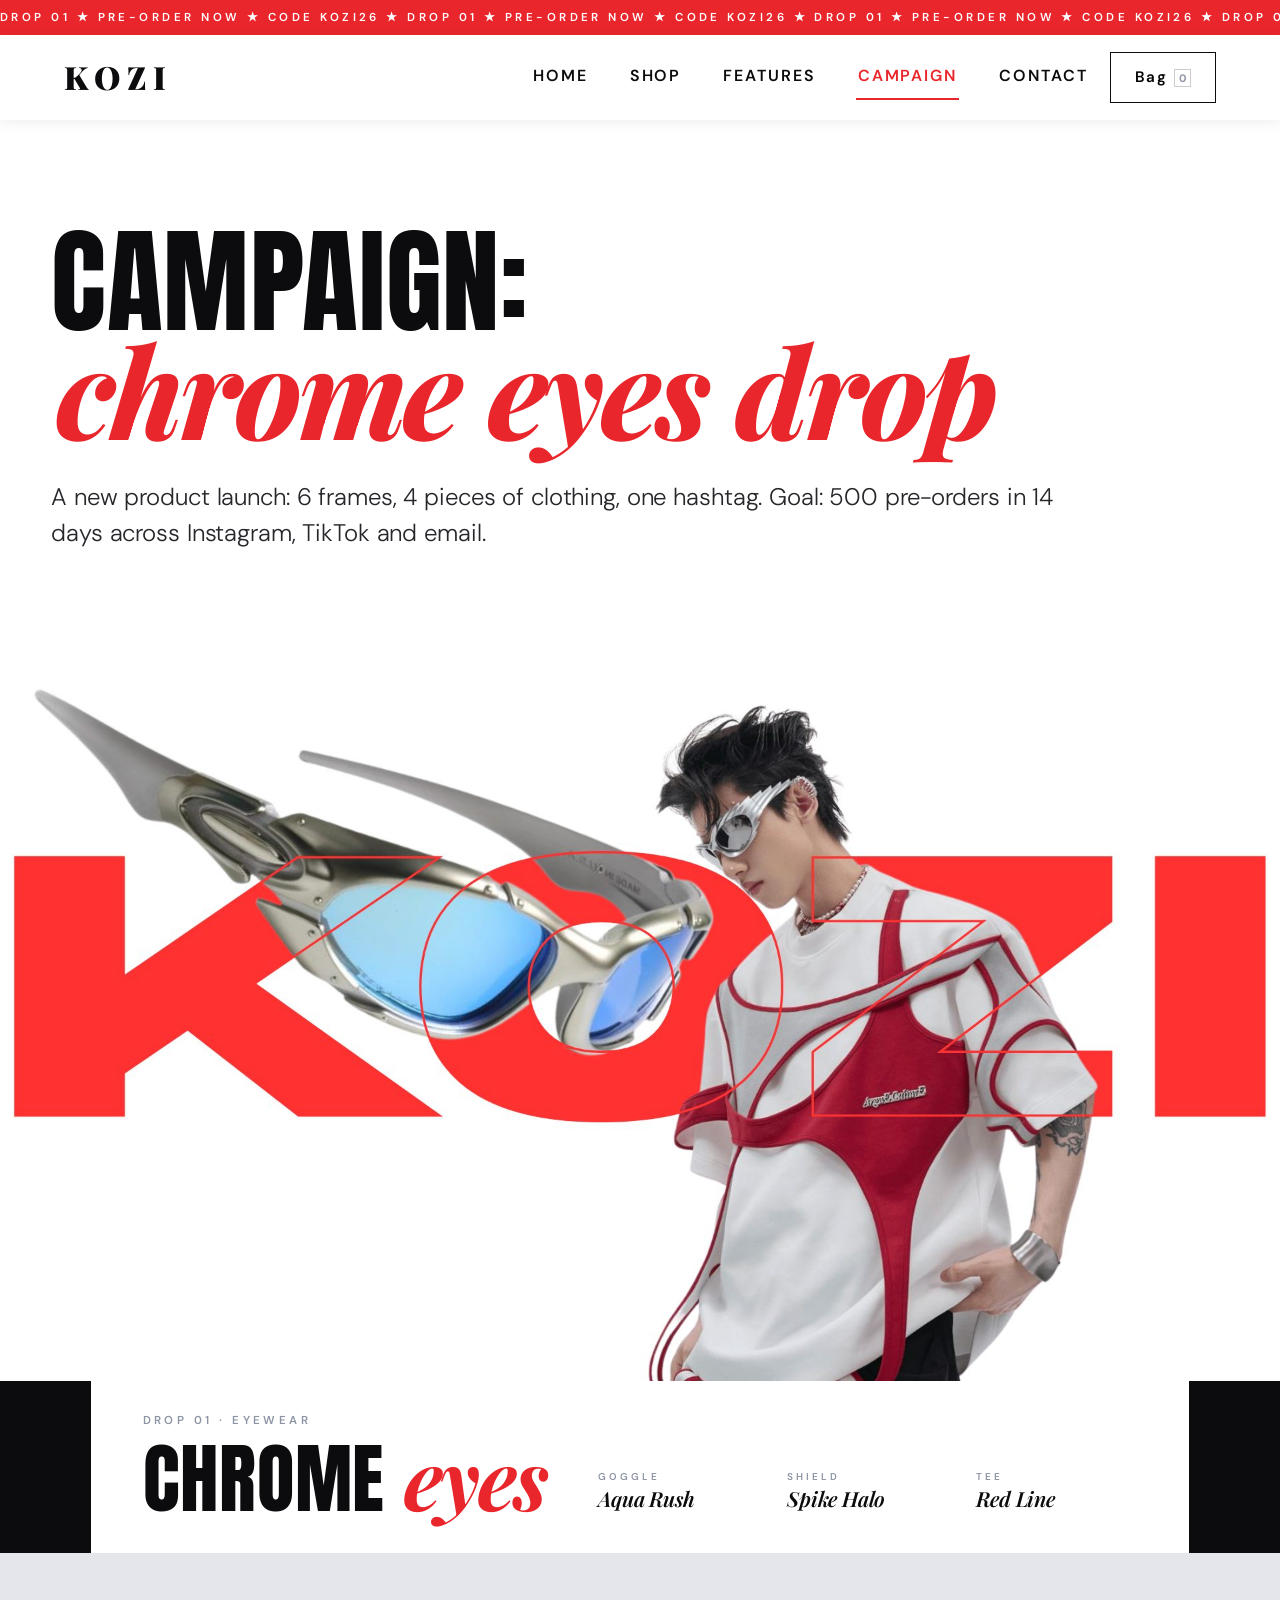
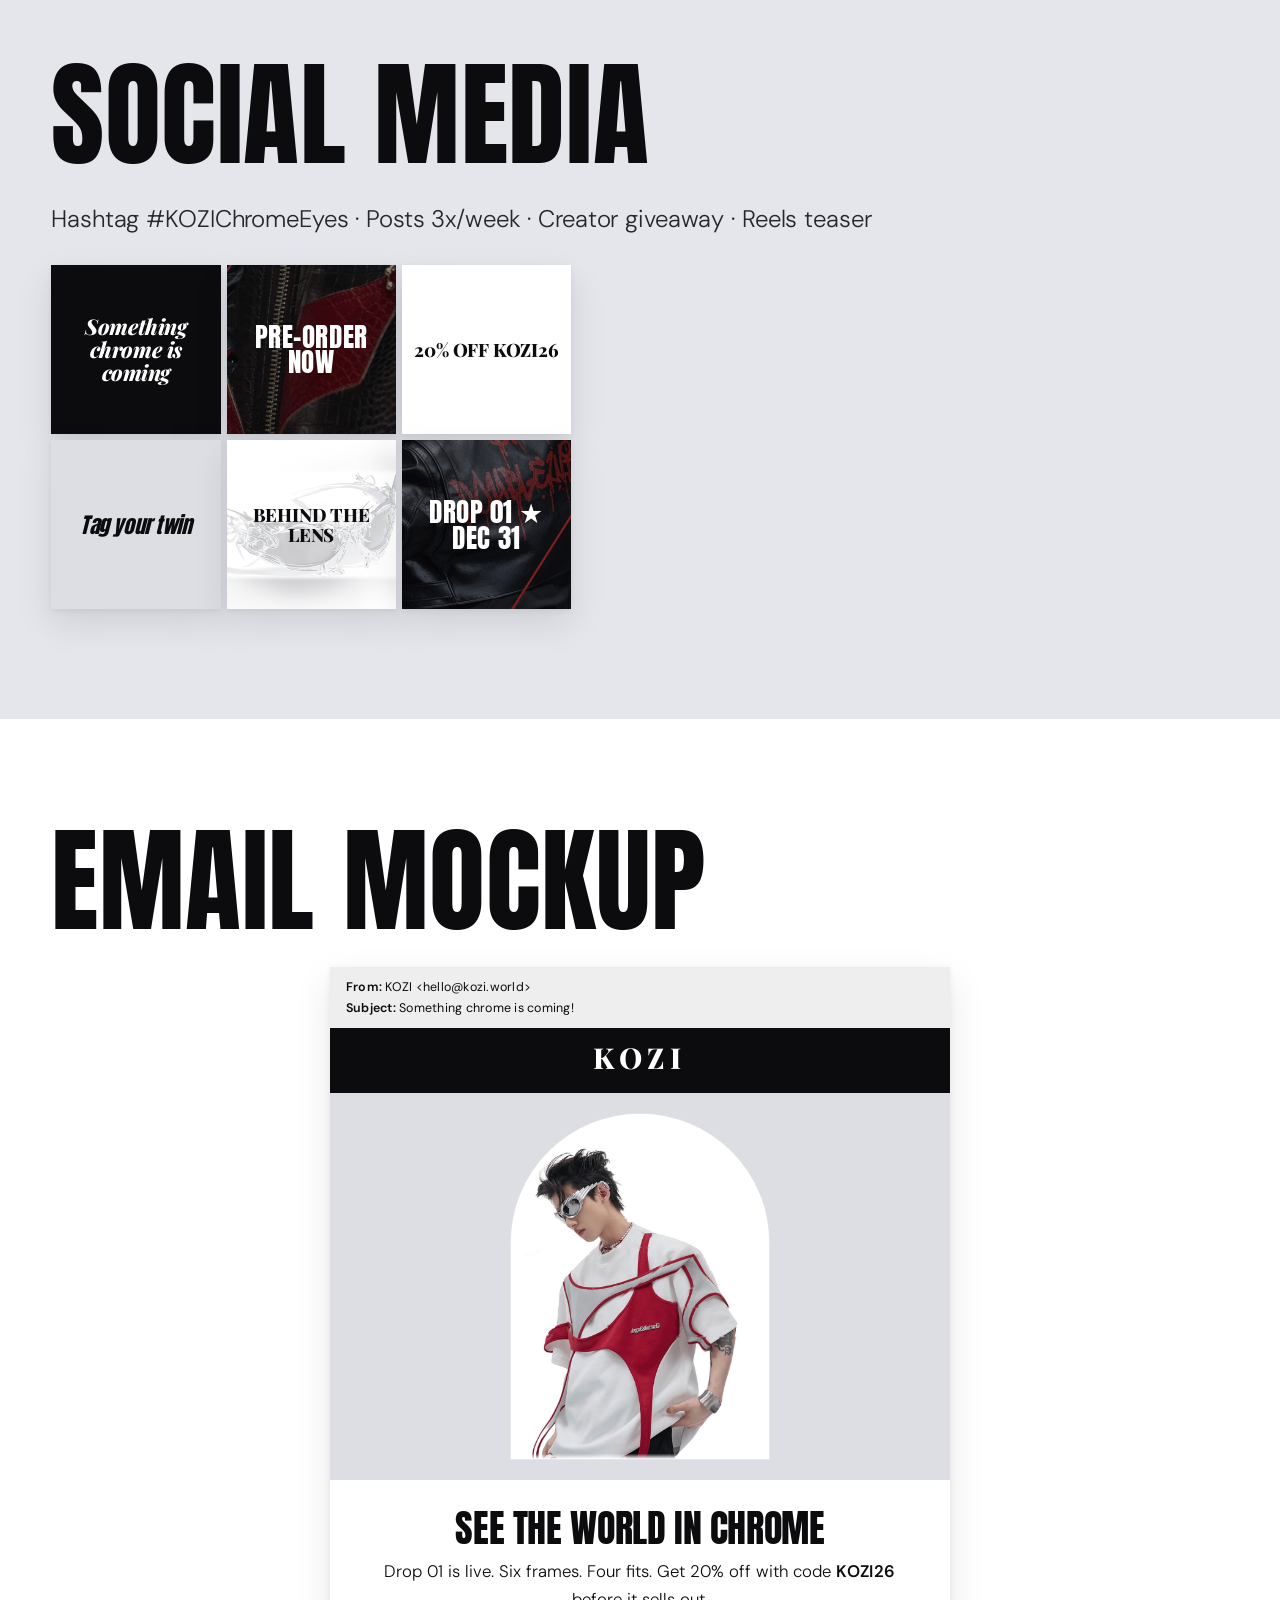
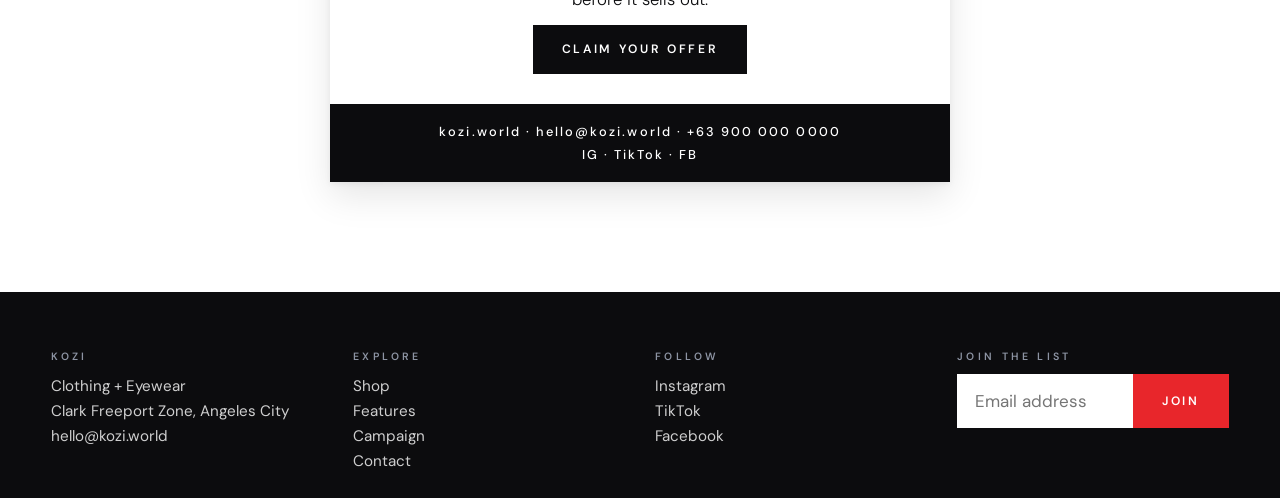
<file: KOZI-Clothing-Eyewear/campaign.html>
<!DOCTYPE html><html lang="en"><head><meta charset="utf-8"><meta name="viewport" content="width=device-width,initial-scale=1"><title>KOZI — Campaign</title><link rel="preconnect" href="https://fonts.googleapis.com"><link href="https://fonts.googleapis.com/css2?family=Anton&family=DM+Sans:opsz,wght@9..40,400..700&family=Playfair+Display:ital,wght@0,600..900;1,500..800&display=swap" rel="stylesheet"><link rel="stylesheet" href="css/style.css"><link rel="icon" href="assets/logo.svg" type="image/svg+xml"></head><body data-page="campaign.html">
<section><h2>Campaign: <span class="chrome">Chrome Eyes Drop</span></h2><p style="max-width:60ch">A new product launch: 6 frames, 4 pieces of clothing, one hashtag. Goal: 500 pre-orders in 14 days across Instagram, TikTok and email.</p></section>
<!-- BANNER -->
  <section class="banner light">
    <figure class="rv">
      <img src="assets/banner-chrome.jpg" alt="A model in chrome goggles and a white tee with a red harness panel, beside mirror-lens eyewear and a giant red KOZI wordmark" width="1920" height="1080" loading="lazy" decoding="async">
      <figcaption class="banner-cap">
        <div><span class="eyebrow">Drop 01 · Eyewear</span><h3>Chrome <em>eyes</em></h3></div>
        <ul><li><small>Goggle</small><span>Aqua Rush</span></li><li><small>Shield</small><span>Spike Halo</span></li><li><small>Tee</small><span>Red Line</span></li></ul>
      </figcaption>
    </figure>
  </section>
<section style="background:#e4e6ec"><h2>Social media</h2><p>Hashtag #KOZIChromeEyes · Posts 3x/week · Creator giveaway · Reels teaser</p><br><div class="ig"><div style="background:#0c0c0e;color:#fff">Something chrome is coming</div><div style="background:linear-gradient(rgba(12,12,14,.5),rgba(12,12,14,.5)),url(assets/ig-croc.jpg) center/cover #e8262b;color:#fff">Pre-order now</div><div style="background:#fff">20% off KOZI26</div><div style="background:#dcdee3">Tag your twin</div><div style="background:linear-gradient(rgba(255,255,255,.72),rgba(255,255,255,.72)),url(assets/ig-chrome.jpg) center/cover #b9bfcc">Behind the lens</div><div style="background:linear-gradient(rgba(12,12,14,.5),rgba(12,12,14,.5)),url(assets/ig-graffiti.jpg) center/cover #000;color:#fff">Drop 01 ★ Dec 31</div></div></section>
<section><h2>Email mockup</h2><div class="mail"><div class="s"><b>From:</b> KOZI &lt;hello@kozi.world&gt;<br><b>Subject:</b> Something chrome is coming!</div><div class="h"><span class="serif" style="font-size:1.8rem;letter-spacing:.2em">KOZI</span></div><div style="background:#dcdee3;padding:20px"><div style="max-width:260px;margin:auto"><figure data-photo="assets/model-1.jpg" data-alt="Model wearing Mirror Blade chrome visor" data-model="k5" class="photo"></figure></div></div><div class="b"><h3 style="font-size:2.4rem">See the world in chrome</h3><p style="margin:12px 0">Drop 01 is live. Six frames. Four fits. Get 20% off with code <b>KOZI26</b> before it sells out.</p><a class="btn" href="products.html">Claim your offer</a></div><div class="h" style="font-size:.8rem">kozi.world · hello@kozi.world · +63 900 000 0000<br>IG · TikTok · FB</div></div></section>
<script src="data/data.js"></script><script src="js/app.js"></script><script src="js/shop.js"></script></body></html>
</file>
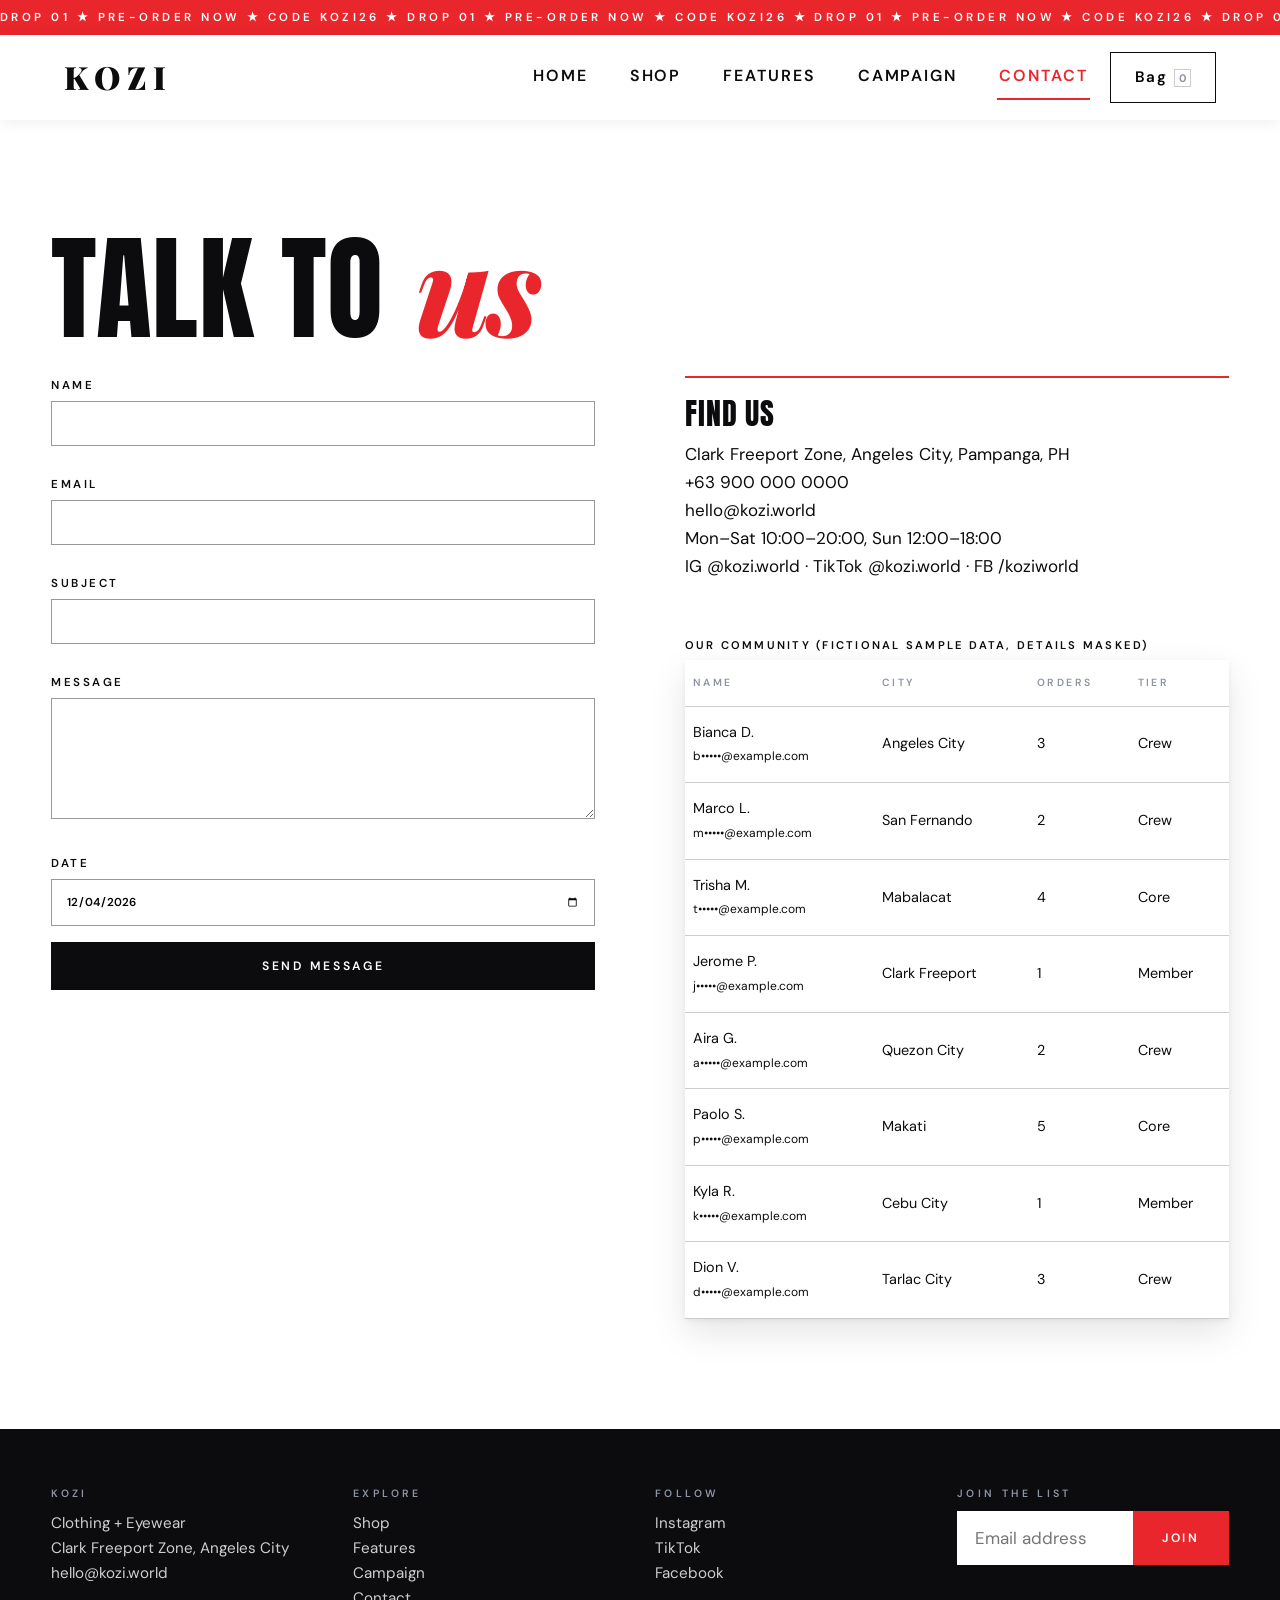
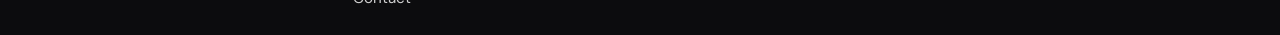
<file: KOZI-Clothing-Eyewear/contact.html>
<!DOCTYPE html><html lang="en"><head><meta charset="utf-8"><meta name="viewport" content="width=device-width,initial-scale=1"><title>KOZI — Contact</title><link rel="preconnect" href="https://fonts.googleapis.com"><link href="https://fonts.googleapis.com/css2?family=Anton&family=DM+Sans:opsz,wght@9..40,400..700&family=Playfair+Display:ital,wght@0,600..900;1,500..800&display=swap" rel="stylesheet"><link rel="stylesheet" href="css/style.css"><link rel="icon" href="assets/logo.svg" type="image/svg+xml"></head><body data-page="contact.html">
<section><h2>Talk to <span class="chrome">us</span></h2><div class="two"><div><form id="cform" novalidate><label>Name<input name="name"><span class="err"></span></label><label>Email<input name="email" type="email"><span class="err"></span></label><label>Subject<input name="subject"><span class="err"></span></label><label>Message<textarea name="message" rows="5"></textarea><span class="err"></span></label><label>Date<input name="date" type="date"></label><button class="btn" type="submit">Send message</button><p id="sent" style="display:none;background:#fff;padding:12px;border-left:3px solid var(--red)">Sent! We'll reply within 24 hours.</p></form></div><div style="border-top:2px solid var(--red);padding-top:20px"><h3>Find us</h3><p>Clark Freeport Zone, Angeles City, Pampanga, PH<br>+63 900 000 0000<br>hello@kozi.world<br>Mon–Sat 10:00–20:00, Sun 12:00–18:00<br>IG @kozi.world · TikTok @kozi.world · FB /koziworld</p><br><table id="custTable"></table></div></div></section>
<script src="data/data.js"></script><script src="js/app.js"></script><script src="js/shop.js"></script></body></html>
</file>
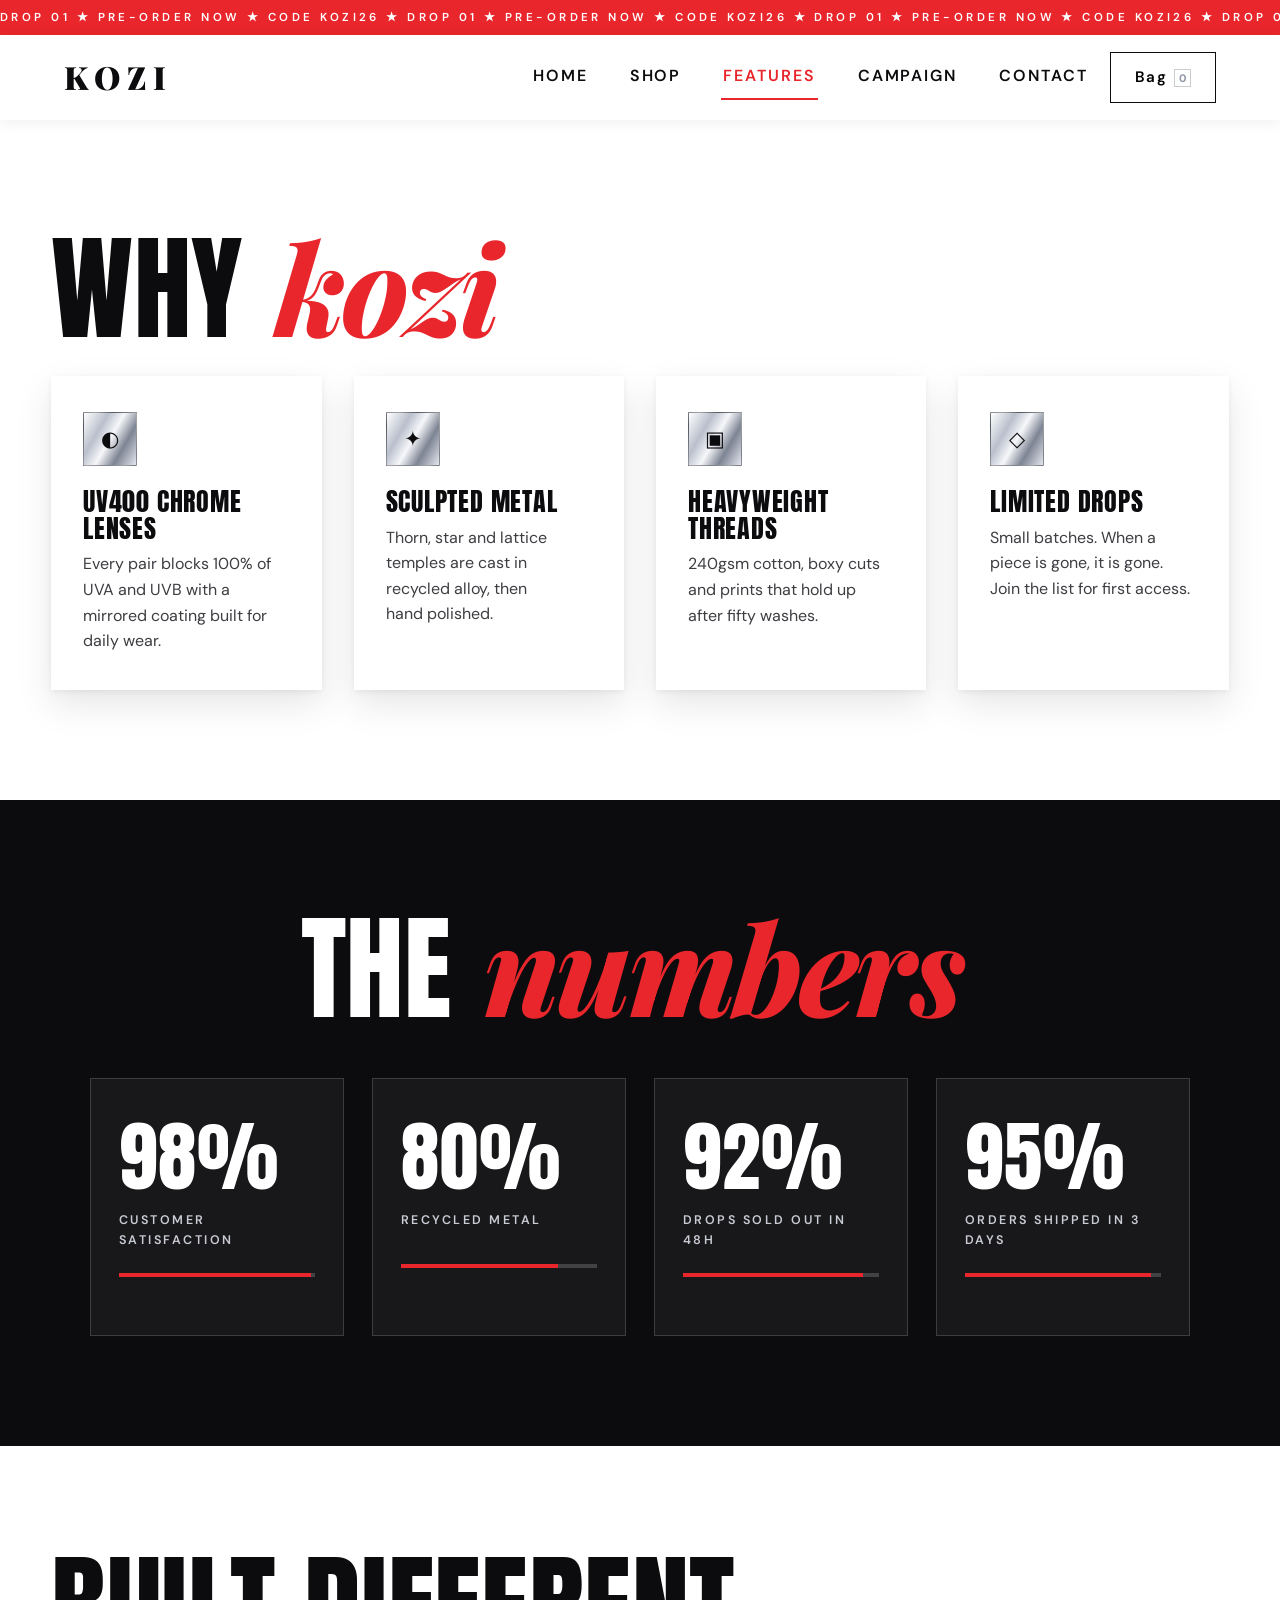
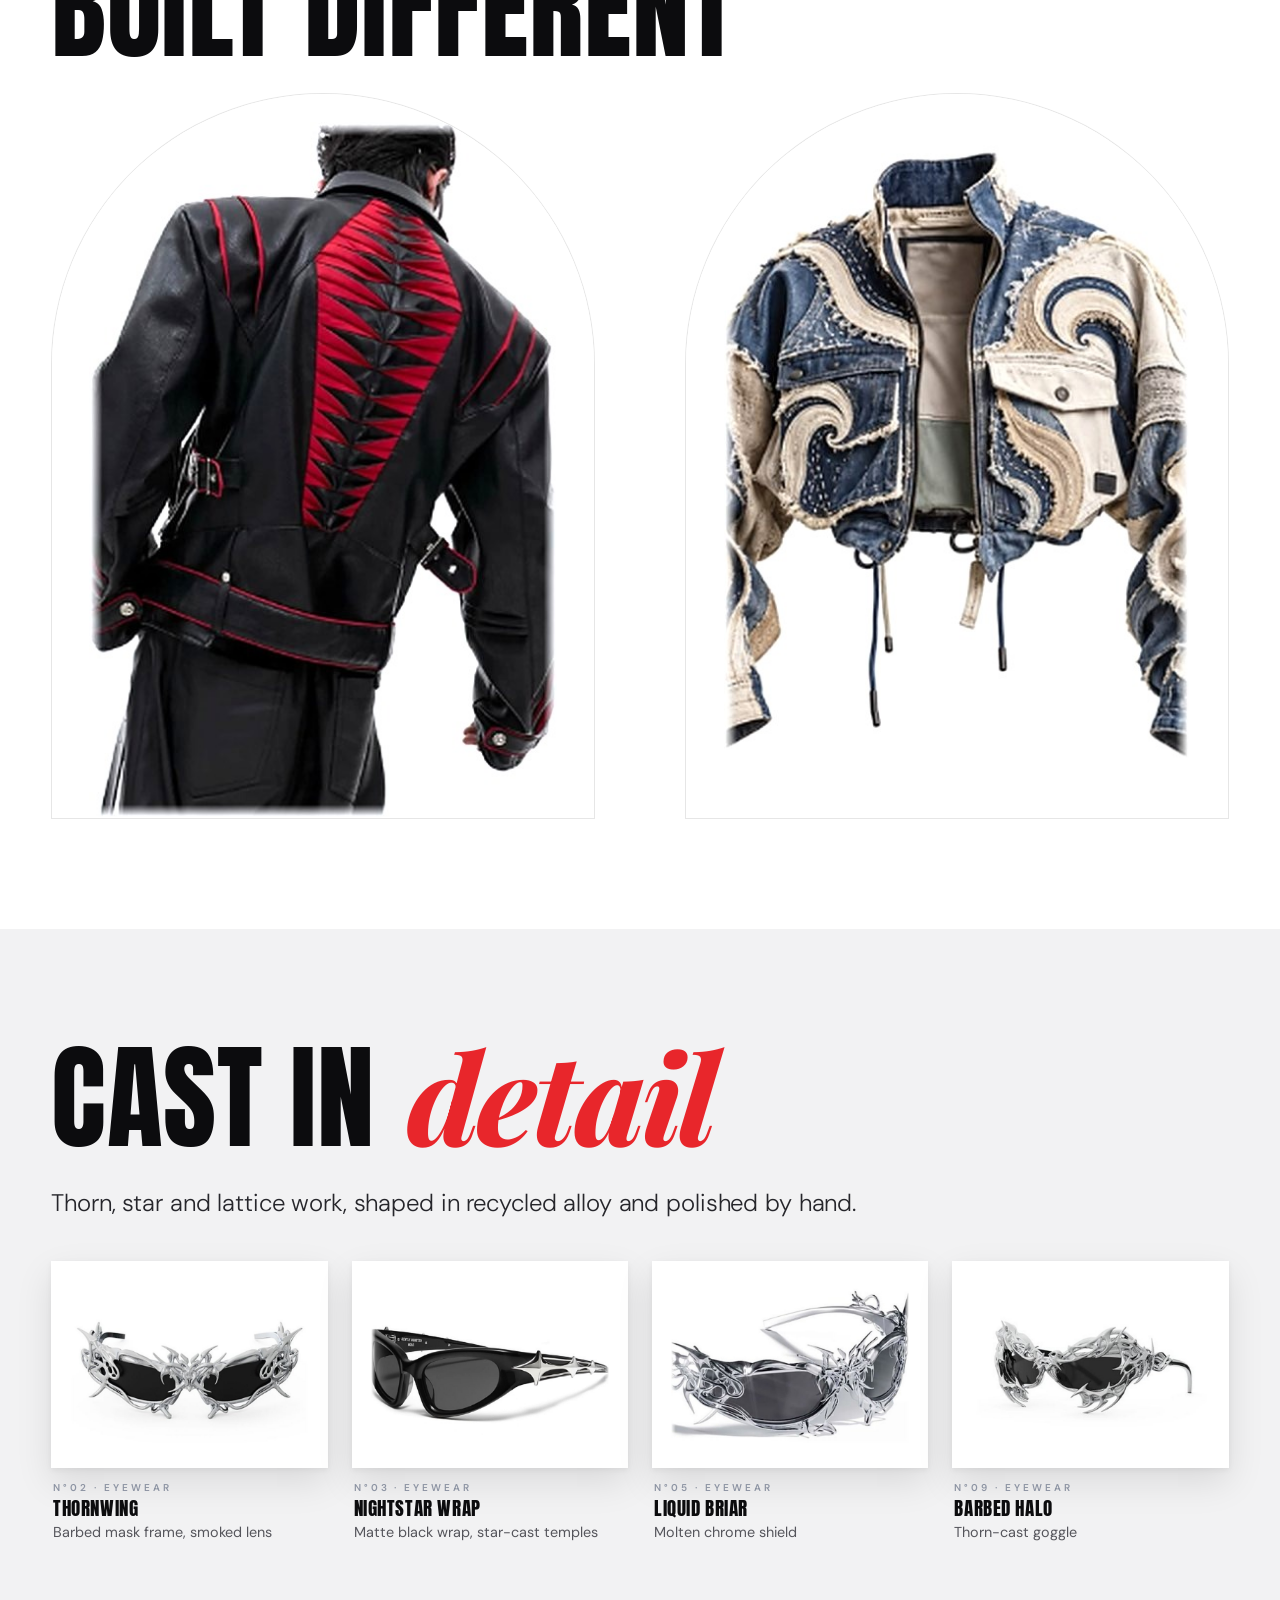
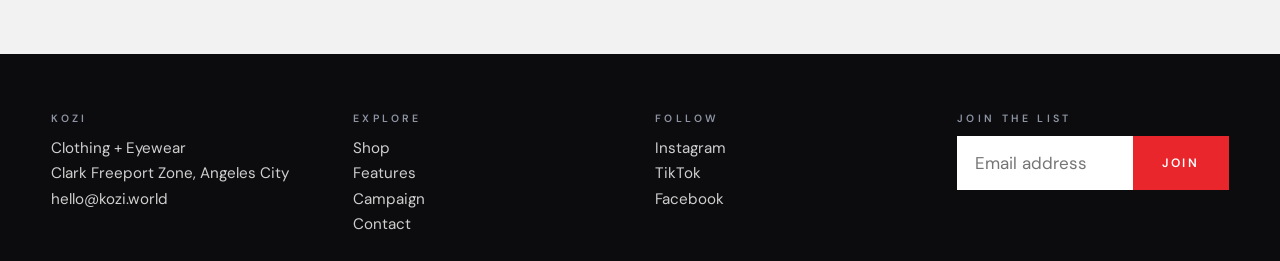
<file: KOZI-Clothing-Eyewear/features.html>
<!DOCTYPE html><html lang="en"><head><meta charset="utf-8"><meta name="viewport" content="width=device-width,initial-scale=1"><title>KOZI — Features</title><link rel="preconnect" href="https://fonts.googleapis.com"><link href="https://fonts.googleapis.com/css2?family=Anton&family=DM+Sans:opsz,wght@9..40,400..700&family=Playfair+Display:ital,wght@0,600..900;1,500..800&display=swap" rel="stylesheet"><link rel="stylesheet" href="css/style.css"><link rel="icon" href="assets/logo.svg" type="image/svg+xml"></head><body data-page="features.html"><section><h2>Why <span class="chrome">KOZI</span></h2><div class="feat">
<div class="card rv"><span class="ic">◐</span><h3>UV400 chrome lenses</h3><p>Every pair blocks 100% of UVA and UVB with a mirrored coating built for daily wear.</p></div>
<div class="card rv"><span class="ic">✦</span><h3>Sculpted metal</h3><p>Thorn, star and lattice temples are cast in recycled alloy, then hand polished.</p></div>
<div class="card rv"><span class="ic">▣</span><h3>Heavyweight threads</h3><p>240gsm cotton, boxy cuts and prints that hold up after fifty washes.</p></div>
<div class="card rv"><span class="ic">◇</span><h3>Limited drops</h3><p>Small batches. When a piece is gone, it is gone. Join the list for first access.</p></div></div></section>
<section class="stats" style="background:var(--ink);color:#fff"><h2 class="rv">The <span class="chrome">numbers</span></h2><div class="statgrid rv"><div class="stat"><b class="n">98%</b><span>Customer satisfaction</span><div class="bar"><i data-w="98"></i></div></div><div class="stat"><b class="n">80%</b><span>Recycled metal</span><div class="bar"><i data-w="80"></i></div></div><div class="stat"><b class="n">92%</b><span>Drops sold out in 48h</span><div class="bar"><i data-w="92"></i></div></div><div class="stat"><b class="n">95%</b><span>Orders shipped in 3 days</span><div class="bar"><i data-w="95"></i></div></div></div></section>
<section><h2>Built different</h2><div class="two"><figure data-photo="assets/model-3.jpg" data-alt="Model wearing Nightstar Wrap matte black sunglasses" data-model="k2" data-fit="contain" class="photo"></figure><figure data-photo="assets/model-4.jpg" data-alt="Model wearing Venom Lattice oil-slick visor" data-model="k4" data-fit="contain" class="photo"></figure></div></section>
<section class="archive"><h2 class="rv">Cast in <span class="chrome">detail</span></h2><p style="max-width: 52ch;">Thorn, star and lattice work, shaped in recycled alloy and polished by hand.</p><div class="quad"><figure class="fr rv"><img src="assets/lookbook/eyewear-02.jpg" alt="Silver mask-style sunglasses cast with thorn and wing details and smoked lenses" width="680" height="448" loading="lazy" decoding="async"><figcaption><small>N°02 · Eyewear</small><b>Thornwing</b><em>Barbed mask frame, smoked lens</em></figcaption></figure><figure class="fr rv"><img src="assets/lookbook/eyewear-03.jpg" alt="Matte black wrap sunglasses with chrome four-point star temples" width="682" height="448" loading="lazy" decoding="async"><figcaption><small>N°03 · Eyewear</small><b>Nightstar Wrap</b><em>Matte black wrap, star-cast temples</em></figcaption></figure><figure class="fr rv"><img src="assets/lookbook/eyewear-05.jpg" alt="Molten chrome shield sunglasses with sculpted thorn framing" width="678" height="448" loading="lazy" decoding="async"><figcaption><small>N°05 · Eyewear</small><b>Liquid Briar</b><em>Molten chrome shield</em></figcaption></figure><figure class="fr rv"><img src="assets/lookbook/eyewear-09.jpg" alt="Chrome thorn-cast goggle sunglasses with dark lenses" width="678" height="452" loading="lazy" decoding="async"><figcaption><small>N°09 · Eyewear</small><b>Barbed Halo</b><em>Thorn-cast goggle</em></figcaption></figure></div></section>
<script src="data/data.js"></script><script src="js/app.js"></script><script src="js/shop.js"></script></body></html>
</file>
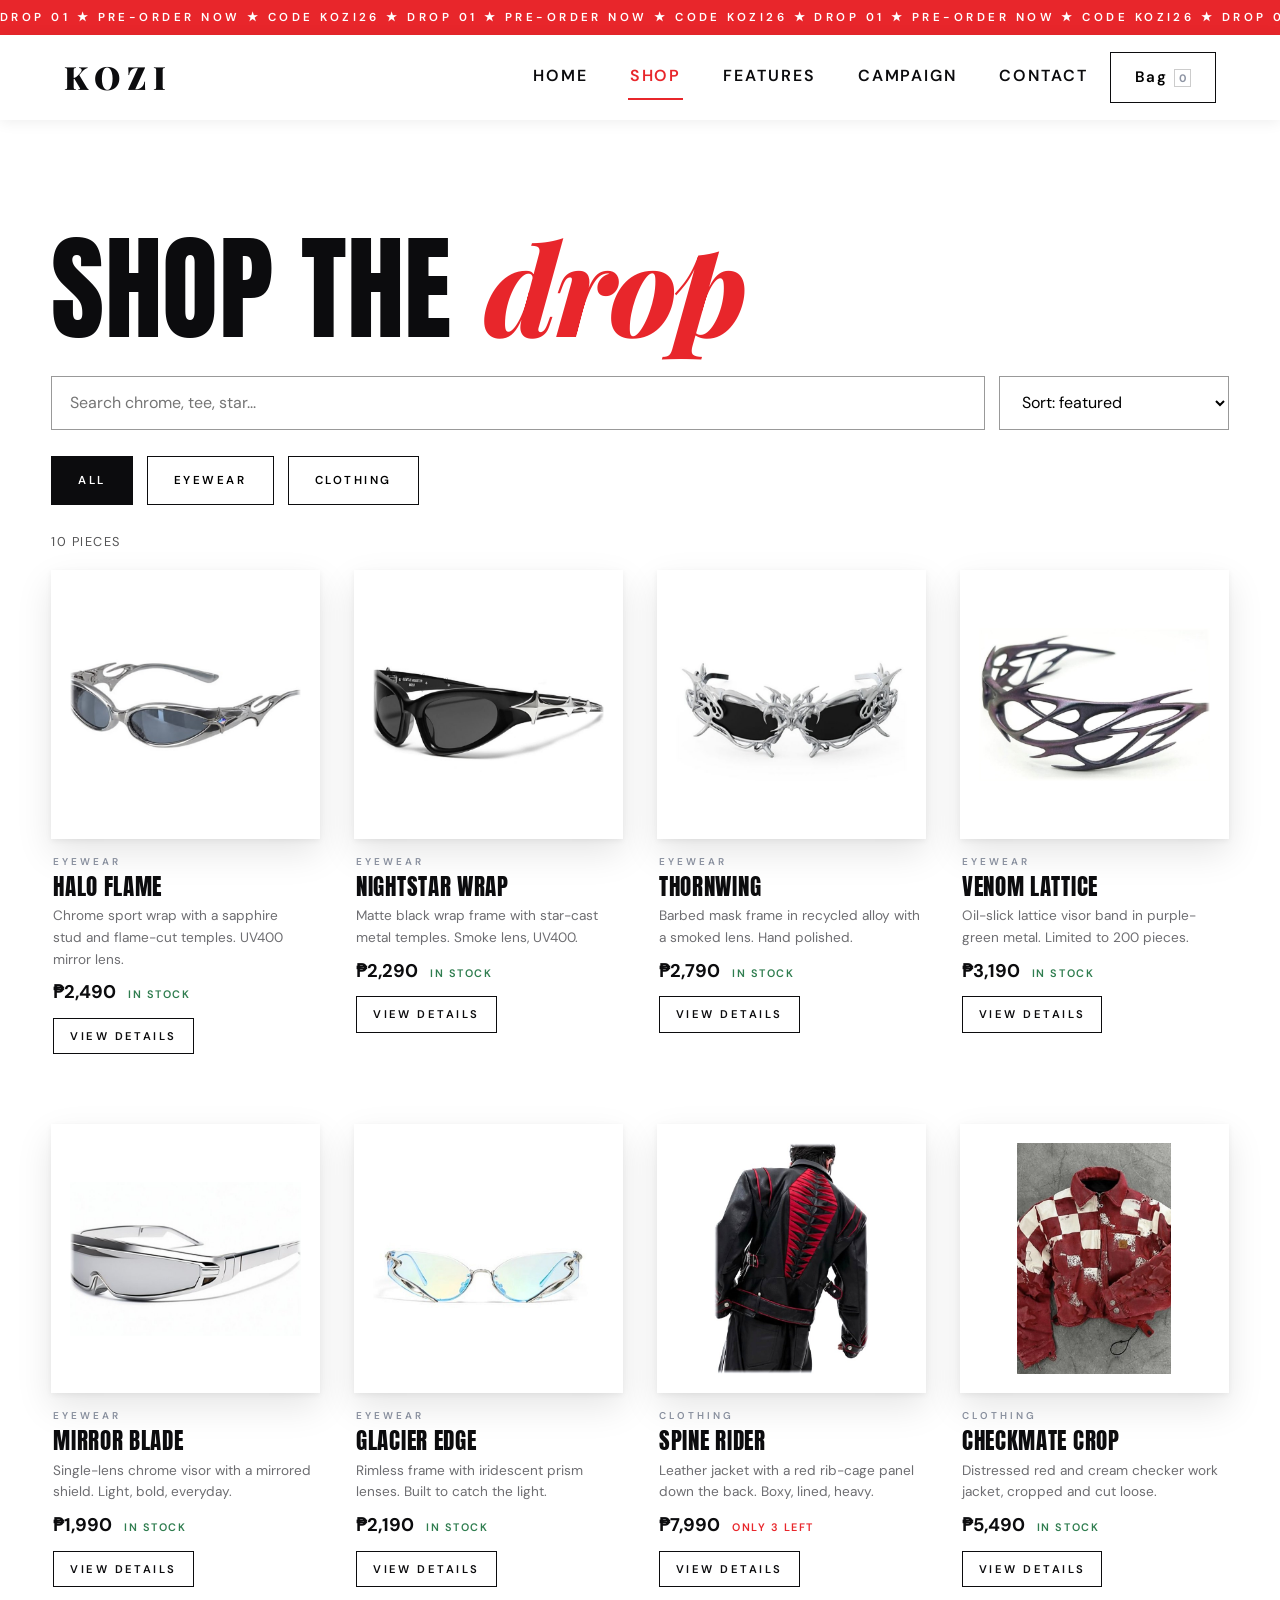
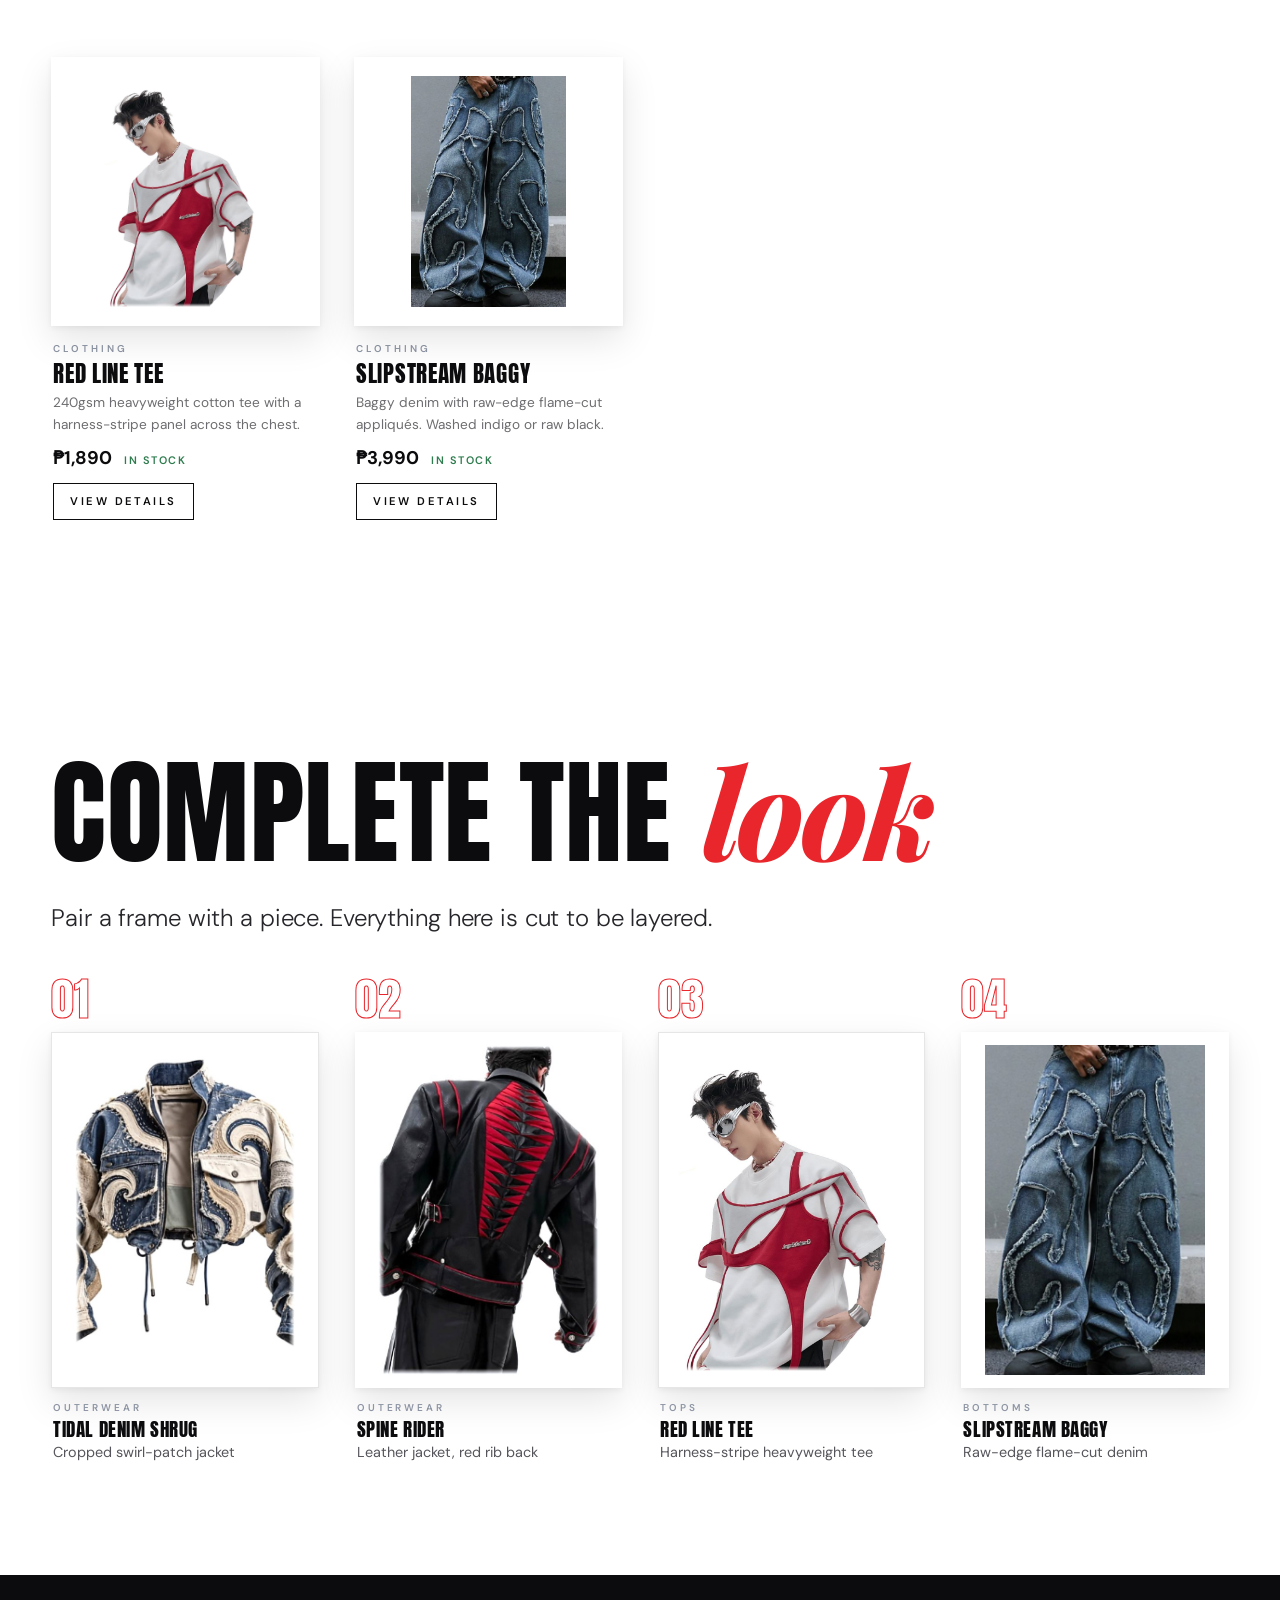
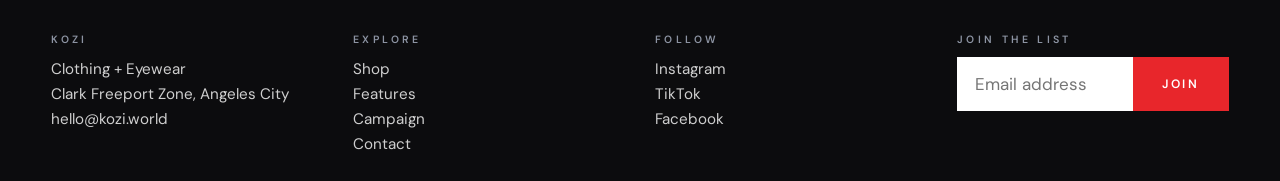
<file: KOZI-Clothing-Eyewear/products.html>
<!DOCTYPE html><html lang="en"><head><meta charset="utf-8"><meta name="viewport" content="width=device-width,initial-scale=1"><title>KOZI — Shop</title><link rel="preconnect" href="https://fonts.googleapis.com"><link href="https://fonts.googleapis.com/css2?family=Anton&family=DM+Sans:opsz,wght@9..40,400..700&family=Playfair+Display:ital,wght@0,600..900;1,500..800&display=swap" rel="stylesheet"><link rel="stylesheet" href="css/style.css"><link rel="icon" href="assets/logo.svg" type="image/svg+xml"></head><body data-page="products.html">
<section><h2>Shop the <span class="chrome">drop</span></h2><div class="tools"><input id="q" type="search" placeholder="Search chrome, tee, star..." aria-label="Search products"><select id="sort" aria-label="Sort"><option value="">Sort: featured</option><option value="lo">Price: low to high</option><option value="hi">Price: high to low</option></select></div><div class="tools"><button class="chip on" data-cat="All">All</button><button class="chip" data-cat="Eyewear">Eyewear</button><button class="chip" data-cat="Clothing">Clothing</button></div><div class="grid" id="plist"></div></section>

  <!-- STREET FITS -->
  <section class="fits">
    <h2 class="rv">Complete the <span class="chrome">look</span></h2>
    <p style="max-width: 52ch;">Pair a frame with a piece. Everything here is cut to be layered.</p>
    <div class="fitgrid">
      <figure class="fit rv"><span class="n" aria-hidden="true">01</span><img src="assets/lookbook/fit-01.jpg" alt="Cropped denim jacket patched with cream and indigo swirls" width="474" height="710" loading="lazy" decoding="async"><figcaption><small>Outerwear</small><b>Tidal Denim Shrug</b><em>Cropped swirl-patch jacket</em></figcaption></figure>
      <figure class="fit rv"><span class="n" aria-hidden="true">02</span><img src="assets/lookbook/fit-02.jpg" alt="Black leather jacket seen from behind with a red rib-cage panel on the back" width="474" height="706" loading="lazy" decoding="async"><figcaption><small>Outerwear</small><b>Spine Rider</b><em>Leather jacket, red rib back</em></figcaption></figure>
      <figure class="fit rv"><span class="n" aria-hidden="true">03</span><img src="assets/lookbook/fit-04.jpg" alt="Model in chrome goggles wearing a white tee with a red harness-strap panel" width="810" height="1080" loading="lazy" decoding="async"><figcaption><small>Tops</small><b>Red Line Tee</b><em>Harness-stripe heavyweight tee</em></figcaption></figure>
      <figure class="fit rv"><span class="n" aria-hidden="true">04</span><img src="assets/lookbook/fit-11.jpg" alt="Baggy blue jeans with raw-edge flame-shaped appliqués" width="476" height="712" loading="lazy" decoding="async"><figcaption><small>Bottoms</small><b>Slipstream Baggy</b><em>Raw-edge flame-cut denim</em></figcaption></figure>
    </div>
  </section>
<script src="data/data.js"></script><script src="js/app.js"></script><script src="js/shop.js"></script></body></html>
</file>
<file: KOZI-Clothing-Eyewear/css/style.css>
/* ==========================================================
   KOZI — styles
   1. Variables & base   2. Typography   3. Header & nav
   4. Buttons            5. Hero         6. Sections
   7. Cards & images     8. Promo & video
   9. Features, forms, tables   10. Modal, bag, toast
   11. Campaign          12. Footer & animation   13. Responsive
   ========================================================== */

/* ---------- 1. Variables & base ---------- */
:root {
  --red: #e8262b;
  --new: #7d1a2a; /* deep burgundy for the NEW tag: change this one value to re-shade it */
  --ink: #0c0c0e;
  --paper: #ffffff;
  --gray: #f2f2f3;
  --grey: #dcdee3;
  --steel: #8d94a3;
  --chrome: linear-gradient(120deg, #fff, #b9bfcc 30%, #f6f7fa 50%, #7d8493 72%, #e3e6ee);

  /* Type system: editorial serif / condensed display / readable sans */
  --serif: 'Playfair Display', 'Iowan Old Style', Georgia, serif;
  --display: 'Anton', Impact, sans-serif;
  --sans: 'DM Sans', 'Helvetica Neue', Arial, sans-serif;

  /* Label scale (small caps-style details) */
  --label-size: .72rem;
  --label-track: .22em;

  /* Reel background image — swap for your own asset path */
  --reel-bg: url('assets/reel-bg.jpg');
}

* {
  box-sizing: border-box;
  margin: 0;
  padding: 0;
}

html {
  scroll-behavior: smooth;
}

body {
  font-family: var(--sans);
  font-size: 1.0625rem;
  font-weight: 400;
  line-height: 1.65;
  background: var(--paper);
  color: var(--ink);
  overflow-x: clip;
  -webkit-font-smoothing: antialiased;
  text-rendering: optimizeLegibility;
  font-kerning: normal;
}

::selection {
  background: var(--red);
  color: #fff;
}

p {
  text-wrap: pretty;
}

b,
strong {
  font-weight: 600;
}

a {
  color: inherit;
}

svg {
  max-width: 100%;
}

section {
  position: relative;
  padding: 90px 4vw;
}

/* ---------- 2. Typography ---------- */
h1,
h2,
h3,
.serif {
  font-family: var(--serif);
  font-weight: 800;
  line-height: .95;
  letter-spacing: -.02em;
  text-transform: uppercase;
  text-wrap: balance;
}

h2 {
  font-size: clamp(2.4rem, 7vw, 6rem);
  font-weight: 900;
  line-height: .92;
  letter-spacing: -.035em;
  margin-bottom: 34px;
}

h3 {
  letter-spacing: -.01em;
}

.cond {
  font-family: var(--display);
  font-weight: 400;
  line-height: .88;
  letter-spacing: .01em;
  text-transform: uppercase;
}

.chrome {
  background: var(--chrome);
  -webkit-background-clip: text;
  background-clip: text;
  color: transparent;
  -webkit-text-stroke: 1.5px #3a3f4b;
  font-style: italic;
  font-weight: 700;
  letter-spacing: -.02em;
  padding-right: .08em; /* keeps italic overhang from being clipped by the gradient */
}

/* ---------- 3. Ticker, header & nav ---------- */
.ticker {
  background: var(--ink);
  color: #fff;
  overflow: hidden;
  white-space: nowrap;
  font-size: var(--label-size);
  font-weight: 600;
  letter-spacing: .3em;
  padding: 8px 0;
  text-transform: uppercase;
}

.ticker.alt {
  background: var(--red);
}

.ticker div {
  display: inline-block;
  animation: mq 60s linear infinite;
}

body > header {
  position: sticky;
  top: 0;
  z-index: 50;
  display: flex;
  align-items: center;
  flex-wrap: wrap;
  gap: 20px;
  padding: 10px 4vw;
  background: rgba(255,255,255,.96);
  backdrop-filter: blur(10px);
  border-bottom: 1px solid #0003;
}

.logo {
  font-family: 'Playfair Display', serif;
  font-weight: 900;
  font-size: 1.7rem;
  letter-spacing: .22em;
  text-decoration: none;
}

nav {
  display: flex;
  flex-wrap: wrap;
  gap: 24px;
  margin-left: auto;
}

nav a {
  font-size: var(--label-size);
  font-weight: 600;
  letter-spacing: var(--label-track);
  text-decoration: none;
  text-transform: uppercase;
  padding-bottom: 2px;
  border-bottom: 1px solid transparent;
}

nav a:hover,
nav a.on {
  color: var(--red);
  border-color: var(--red);
}

#cartBtn {
  font: inherit;
  font-size: var(--label-size);
  font-weight: 600;
  letter-spacing: var(--label-track);
  padding: 6px 16px;
  background: none;
  border: 1px solid var(--ink);
  border-radius: 99px;
  cursor: pointer;
}

#cartBtn:hover {
  background: var(--ink);
  color: #fff;
}

/* ---------- 4. Buttons ---------- */
.btn {
  display: inline-block;
  font: inherit;
  font-size: .76rem;
  font-style: normal;
  font-weight: 600;
  letter-spacing: var(--label-track);
  text-decoration: none;
  text-transform: uppercase;
  padding: 13px 28px;
  background: var(--ink);
  color: #fff;
  border: 1px solid var(--ink);
  border-radius: 99px;
  cursor: pointer;
  transition: .25s;
}

.btn:hover {
  background: var(--red);
  border-color: var(--red);
}

.btn.alt {
  background: transparent;
  color: var(--ink);
}

.btn.alt:hover {
  background: var(--ink);
  color: #fff;
}

.chip {
  font: inherit;
  font-size: var(--label-size);
  font-style: normal;
  font-weight: 600;
  letter-spacing: var(--label-track);
  text-transform: uppercase;
  padding: 7px 18px;
  background: none;
  border: 1px solid var(--ink);
  border-radius: 99px;
  cursor: pointer;
}

.chip.on,
.chip:hover {
  background: var(--ink);
  color: #fff;
}

/* ---------- 5. Hero ---------- */
.hero {
  min-height: 94vh;
  display: grid;
  grid-template-columns: 1.2fr 1fr;
  gap: 4vw;
  align-items: center;
  overflow: hidden;
  background:
    radial-gradient(ellipse at 70% 40%, #fff, transparent 60%),
    var(--paper);
}

.veins {
  position: absolute;
  inset: 0;
  width: 100%;
  height: 100%;
  opacity: .85;
  pointer-events: none;
}

.veins path {
  fill: none;
  stroke: var(--red);
  stroke-linecap: round;
  stroke-dasharray: 1600;
  stroke-dashoffset: 1600;
  animation: dr 3.5s .3s forwards ease-out;
}

.hl {
  position: relative;
  z-index: 3;
}

.wordmark {
  position: relative;
  z-index: 2;
  font-size: clamp(6rem, 18vw, 17rem);
  font-weight: 900;
  letter-spacing: -.01em;
  line-height: .85;
}

.hero .copy {
  position: relative;
  max-width: 38ch;
  margin-top: 20px;
  padding: 20px 26px 24px;
  background: #fff;
  border-left: 3px solid var(--red);
  border-radius: 0 6px 6px 0;
  box-shadow: 0 16px 40px rgba(12, 12, 14, .14);
  color: #111;
  font-size: 1.15rem;
  line-height: 1.45;
}

.hero .copy p {
  margin: 0 0 18px;
  font-family: var(--serif);
  font-style: italic;
  font-weight: 500;
  font-size: 1.4rem;
  line-height: 1.35;
  letter-spacing: -.01em;
}

.hr {
  position: relative;
  z-index: 2;
  width: 100%;
  max-width: 460px;
  justify-self: center;
}

.hero .photo {
  position: relative;
  width: 100%;
}

.newword {
  position: absolute;
  left: -14%;
  bottom: -3%;
  z-index: 4;
  font-size: clamp(4.5rem, 12vw, 11rem);
  color: var(--new);
}

.redband {
  padding: 10px 4vw;
  background: var(--red);
  color: #fff;
  font-size: .8rem;
  font-weight: 500;
  letter-spacing: .14em;
  text-transform: uppercase;
  text-align: center;
}

/* ---------- 6. About ---------- */
.about {
  display: grid;
  grid-template-columns: 1.2fr 1fr;
  gap: 6vw;
  align-items: start;
  background: #fff;
}

.about h2 {
  font-size: clamp(2.4rem, 6vw, 5rem);
}

.about p {
  color: #2a2a2e;
}

.about .box h3 {
  font-style: italic;
  font-weight: 700;
  text-transform: none;
  letter-spacing: -.01em;
}

.about .box {
  padding-top: 20px;
  border-top: 2px solid var(--red);
}

/* ---------- 7. Cards & images ---------- */
.grid {
  display: grid;
  grid-template-columns: repeat(auto-fill, minmax(260px, 1fr));
  gap: 34px 22px;
}

.card {
  position: relative;
  background: transparent;
  transition: .35s;
}

.card .art {
  position: relative;
  display: grid;
  place-items: center;
  aspect-ratio: 1;
  padding: 12%;
  background: linear-gradient(160deg, #f6f7fa, #d5d9e2);
  border-radius: 6px;
  overflow: hidden;
  transition: .35s;
}

.card .art.has-img {
  padding: 0;
}

.card .art img {
  display: block;
  width: 100%;
  height: 100%;
  object-fit: cover;
  transition: .5s;
}

.card:hover .art {
  background: linear-gradient(160deg, #fff, #c3c8d4);
}

.card:hover .art img {
  transform: scale(1.05);
}

.card .body {
  padding: 14px 2px;
}

.card h3 {
  margin: 2px 0 6px;
  font-size: 1.35rem;
  font-weight: 700;
  line-height: 1.1;
  letter-spacing: -.015em;
  text-transform: none;
}

.card p {
  font-size: .95rem;
  line-height: 1.6;
  color: #3d3d42;
}

.card small {
  font-size: .68rem;
  font-weight: 600;
  letter-spacing: .24em;
  text-transform: uppercase;
  color: var(--steel);
}

.card .btn {
  margin-top: 10px;
  padding: 8px 16px;
  font-size: .7rem;
}

.tagc {
  position: absolute;
  top: 12px;
  left: 12px;
  z-index: 2;
  padding: 2px 10px;
  background: #fffd;
  border: 1px solid var(--ink);
  border-radius: 99px;
  font-size: .65rem;
  font-weight: 600;
  letter-spacing: .22em;
  text-transform: uppercase;
}

.price {
  font-family: var(--serif);
  font-weight: 700;
  font-size: 1.2rem;
  font-variant-numeric: lining-nums;
  color: var(--ink);
}

.stock {
  margin-left: 8px;
  font-size: .7rem;
  font-weight: 600;
  letter-spacing: .12em;
  text-transform: uppercase;
  color: var(--red);
}

/* "No Image" slots */
.noimg {
  position: absolute;
  inset: 0;
  display: grid;
  place-items: center;
  background: linear-gradient(160deg, #f6f7fa, #d5d9e2);
  color: #0008;
  font-size: var(--label-size);
  font-weight: 500;
  letter-spacing: .3em;
  text-transform: uppercase;
}

.noimg img {
  position: absolute;
  inset: 0;
  width: 100%;
  height: 100%;
  object-fit: cover;
}

figure.photo {
  position: relative;
  display: grid;
  place-items: center;
  aspect-ratio: 3 / 4;
  background: linear-gradient(165deg, #f4f5f8, #c4c9d4 70%, #9ea5b4);
  border-radius: 999px 999px 8px 8px;
  overflow: hidden;
}

figure.photo > span {
  font-size: var(--label-size);
  font-weight: 500;
  letter-spacing: .3em;
  text-transform: uppercase;
  color: #0008;
}

figure.photo img {
  position: absolute;
  inset: 0;
  z-index: 2;
  width: 100%;
  height: 100%;
  object-fit: cover;
}

/* ---------- 8. Promo, video & crew ---------- */
.promo {
  background: var(--ink);
  color: #fff;
  text-align: center;
  overflow: hidden;
}

.promo h2 {
  color: #fff;
}

.promo h2:before {
  content: "";
  display: block;
  width: 90px;
  height: 2px;
  margin: 0 auto 24px;
  background: var(--red);
}

.promo .btn {
  background: var(--red);
  border-color: var(--red);
}

.promo .btn:hover {
  background: #fff;
  color: #000;
}

.cd {
  display: flex;
  flex-wrap: wrap;
  justify-content: center;
  gap: 14px;
  margin: 26px 0;
}

.cd div {
  min-width: 96px;
  padding: 12px;
  border: 1px solid #fff4;
  border-radius: 6px;
  font-family: var(--serif);
  font-size: 3.2rem;
  font-weight: 700;
  line-height: 1.1;
  font-variant-numeric: lining-nums tabular-nums;
}

.cd small {
  display: block;
  font-family: var(--sans);
  font-size: .65rem;
  font-weight: 600;
  letter-spacing: .3em;
  text-transform: uppercase;
  color: #fff9;
}

.code {
  display: inline-block;
  margin: 6px 0 18px;
  padding: 8px 22px;
  border: 1px dashed var(--red);
  color: #fff;
  font-weight: 600;
  letter-spacing: .3em;
  cursor: pointer;
}

/* ---------- Video / "The Reel" ---------- */
.video {
  background: linear-gradient(160deg, #e4e6ec, #aeb4c2);
  overflow: hidden;
}

/* Reel section with image background + dark overlay for readability */
.video.has-bg {
  background-color: #0a0a0c;
  background-image:
    linear-gradient(180deg, rgba(10, 10, 12, 0.72), rgba(10, 10, 12, 0.82)),
    var(--reel-bg);
  background-size: cover, cover;
  background-position: center center, center center;
  background-repeat: no-repeat, no-repeat;
  background-attachment: scroll, scroll;
  color: #fff;
}

.video.has-bg h2 {
  color: #fff;
  text-shadow: 0 2px 24px rgba(0, 0, 0, 0.55);
}

/* Keep the video frame visually lifted off the photographic background */
.video.has-bg .vf {
  box-shadow: 0 30px 80px rgba(0, 0, 0, 0.6), 0 0 0 1px rgba(255, 255, 255, 0.08);
}

/* Decorative layer for the reel section: soft geometric grid + red veins */
.reel-decor {
  position: absolute;
  inset: 0;
  pointer-events: none;
  z-index: 0;
  overflow: hidden;
}

.reel-grid {
  position: absolute;
  inset: 0;
  background-image:
    linear-gradient(to right, rgba(255, 255, 255, 0.07) 1px, transparent 1px),
    linear-gradient(to bottom, rgba(255, 255, 255, 0.07) 1px, transparent 1px);
  background-size: 88px 88px;
  mask-image: radial-gradient(ellipse at center, #000 45%, transparent 85%);
  -webkit-mask-image: radial-gradient(ellipse at center, #000 45%, transparent 85%);
  opacity: .55;
}

.reel-veins {
  position: absolute;
  inset: 0;
  width: 100%;
  height: 100%;
  opacity: .35;
}

.reel-veins path {
  fill: none;
  stroke: var(--red);
  stroke-linecap: round;
  stroke-width: 2;
  stroke-dasharray: 2200;
  stroke-dashoffset: 2200;
  animation: dr 3.5s .3s forwards ease-out;
}

/* keep content above the decorative layer */
.video.has-bg > h2,
.video.has-bg > .vf {
  position: relative;
  z-index: 1;
}

.vf {
  max-width: 960px;
  margin: auto;
  background: #000;
  border-radius: 14px;
  box-shadow: 0 30px 60px #0004, 0 0 0 1px #000;
  overflow: hidden;
}

.vf video,
.vf iframe {
  display: block;
  width: 100%;
  aspect-ratio: 16 / 9;
  border: 0;
}

.vbar {
  display: flex;
  justify-content: space-between;
  padding: 7px 14px;
  background: var(--chrome);
  border-bottom: 1px solid #0005;
  font-size: .68rem;
  font-weight: 600;
  letter-spacing: .24em;
}

/* YouTube responsive embed — fills the .vf frame like the original video did */
.yt-embed {
  position: relative;
  width: 100%;
  aspect-ratio: 16 / 9;
  background: #000;
  overflow: hidden;
}

.yt-embed iframe {
  position: absolute;
  inset: 0;
  width: 100%;
  height: 100%;
  border: 0;
  display: block;
}

/* Fallback for browsers without aspect-ratio support */
@supports not (aspect-ratio: 16 / 9) {
  .yt-embed {
    height: 0;
    padding-bottom: 56.25%;
  }
}

/* ---------- The Crew (enhanced) ---------- */
.crew {
  background: #fff;
  position: relative;
  overflow: hidden;
  isolation: isolate;
}

.crew-decor {
  position: absolute;
  inset: 0;
  pointer-events: none;
  z-index: 0;
}

.crew-grid {
  position: absolute;
  width: min(280px, 34vw);
  aspect-ratio: 1;
  background-image:
    linear-gradient(to right, rgba(12, 12, 14, 0.14) 1px, transparent 1px),
    linear-gradient(to bottom, rgba(12, 12, 14, 0.14) 1px, transparent 1px);
  background-size: 32px 32px;
  opacity: .55;
}

.crew-grid--tl {
  top: 40px;
  left: 4vw;
  mask-image: radial-gradient(circle at top left, #000 40%, transparent 80%);
  -webkit-mask-image: radial-gradient(circle at top left, #000 40%, transparent 80%);
}

.crew-grid--br {
  bottom: 40px;
  right: 4vw;
  mask-image: radial-gradient(circle at bottom right, #000 40%, transparent 80%);
  -webkit-mask-image: radial-gradient(circle at bottom right, #000 40%, transparent 80%);
}

.crew-veins {
  position: absolute;
  inset: 0;
  width: 100%;
  height: 100%;
  opacity: .28;
}

.crew-veins path {
  fill: none;
  stroke: var(--red);
  stroke-linecap: round;
  stroke-width: 2;
  stroke-dasharray: 2200;
  stroke-dashoffset: 2200;
  animation: dr 3.5s .4s forwards ease-out;
}

.crew-head,
.crew-row,
.crew-grid-wrap {
  position: relative;
  z-index: 1;
}

.crew-head {
  max-width: 62ch;
  margin-bottom: 40px;
}

.crew-eyebrow {
  display: inline-block;
  margin-bottom: 14px;
  padding-left: 34px;
  position: relative;
  font-size: var(--label-size);
  font-weight: 600;
  letter-spacing: .3em;
  text-transform: uppercase;
  color: var(--steel);
}

.crew-eyebrow::before {
  content: "";
  position: absolute;
  left: 0;
  top: 50%;
  width: 24px;
  height: 2px;
  background: var(--red);
  transform: translateY(-50%);
}

.crew h2 {
  margin-bottom: 22px;
}

/* Neutralize the chrome gradient square behind the accent word in the crew heading only */
.crew h2 .chrome {
  background: none;
  -webkit-background-clip: initial;
  background-clip: initial;
  color: inherit;
  -webkit-text-fill-color: currentColor;
  -webkit-text-stroke: 0;
  font-style: normal;
  font-weight: inherit;
  letter-spacing: inherit;
  padding-right: 0;
}

/* Lead paragraph — clean sans-serif for readability */
.crew-lead {
  max-width: 56ch;
  padding-left: 20px;
  border-left: 2px solid var(--red);
  font-family: var(--sans);
  font-style: normal;
  font-weight: 400;
  font-size: clamp(1rem, 1.4vw, 1.15rem);
  line-height: 1.6;
  letter-spacing: 0;
  color: #2a2a2e;
}

.crew-row {
  display: grid;
  grid-template-columns: repeat(3, minmax(0, 1fr));
  gap: 32px;
  margin: 10px 0 56px;
  padding-top: 34px;
  border-top: 1px solid rgba(12, 12, 14, 0.12);
}

.crew-col {
  position: relative;
  padding-top: 22px;
}

.crew-col::before {
  content: "";
  position: absolute;
  top: 0;
  left: 0;
  width: 42px;
  height: 2px;
  background: var(--red);
}

.crew-num {
  display: block;
  margin-bottom: 10px;
  font-family: var(--display);
  font-size: clamp(2rem, 3.4vw, 2.8rem);
  line-height: 1;
  letter-spacing: .02em;
  color: transparent;
  -webkit-text-stroke: 1px var(--red);
}

/* Column headings — readable display font, no cursive */
.crew-col h3 {
  margin-bottom: 8px;
  font-family: var(--sans);
  font-style: normal;
  font-weight: 700;
  font-size: 1.1rem;
  line-height: 1.25;
  letter-spacing: -.005em;
  text-transform: none;
  color: var(--ink);
}

.crew-col p {
  font-family: var(--sans);
  font-size: .95rem;
  line-height: 1.6;
  color: #3d3d42;
}

.crew-grid-wrap {
  margin-top: 6px;
}

.crew .card {
  padding: 20px;
  border: 1px solid #0002;
  border-radius: 6px;
}

.crew .card:hover {
  border-color: var(--red);
}

.av {
  float: left;
  display: grid;
  place-items: center;
  width: 52px;
  height: 52px;
  margin-right: 12px;
  background: var(--chrome);
  border: 1px solid #0005;
  border-radius: 50%;
  font-family: var(--serif);
  font-style: italic;
  font-weight: 800;
}

/* ---------- 9. Features, forms & tables ---------- */
.feat {
  display: grid;
  grid-template-columns: repeat(auto-fit, minmax(250px, 1fr));
  gap: 2px;
  background: #0002;
  border: 1px solid #0002;
}

.feat .card {
  padding: 30px 24px;
  background: var(--paper);
}

.feat .card:hover {
  background: #fff;
}

.ic {
  display: grid;
  place-items: center;
  width: 54px;
  height: 54px;
  margin-bottom: 22px;
  background: var(--chrome);
  border: 1px solid #0005;
  border-radius: 50%;
  font-size: 1.3rem;
}

.bar {
  height: 6px;
  margin: 8px 0 22px;
  background: #fff3;
  border-radius: 99px;
  overflow: hidden;
}

.bar i {
  display: block;
  width: 0;
  height: 100%;
  background: var(--red);
  transition: width 1.8s;
}

.tools {
  display: flex;
  flex-wrap: wrap;
  gap: 10px;
  margin-bottom: 26px;
}

input,
textarea,
select {
  width: 100%;
  font: inherit;
  padding: 12px 14px;
  background: #fff;
  border: 1px solid #0006;
  border-radius: 6px;
}

input:focus,
textarea:focus,
select:focus {
  outline: 2px solid var(--red);
  outline-offset: 1px;
}

.tools input {
  flex: 1;
  min-width: 200px;
  width: auto;
}

.tools select {
  width: auto;
}

form {
  display: grid;
  gap: 16px;
}

form label {
  font-size: var(--label-size);
  font-weight: 600;
  letter-spacing: var(--label-track);
  text-transform: uppercase;
}

form input,
form textarea {
  margin-top: 6px;
}

form .err {
  display: block;
  min-height: 1em;
  font-size: .82rem;
  font-weight: 500;
  letter-spacing: 0;
  text-transform: none;
  color: var(--red);
}

.two {
  display: grid;
  grid-template-columns: 1fr 1fr;
  gap: 5vw;
}

table {
  width: 100%;
  margin-top: 10px;
  border-collapse: collapse;
  font-size: .9rem;
  font-variant-numeric: lining-nums;
}

td,
th {
  padding: 8px 4px;
  text-align: left;
  border-bottom: 1px solid #0003;
}

th {
  font-size: .65rem;
  font-weight: 600;
  letter-spacing: .24em;
  text-transform: uppercase;
  color: var(--steel);
}

/* ---------- 10. Modal, bag & toast ---------- */
.modal,
.drawer {
  position: fixed;
  inset: 0;
  z-index: 100;
  display: none;
  place-items: center;
  padding: 16px;
  background: #000a;
}

.modal.open {
  display: grid;
}

.mbox {
  display: grid;
  grid-template-columns: 1fr 1fr;
  width: 100%;
  max-width: 780px;
  max-height: 90vh;
  background: var(--paper);
  border-radius: 8px;
  overflow: auto;
  animation: pop .3s;
}

.mbox h2 {
  font-size: 2.4rem;
}

.mbox .art {
  position: relative;
  aspect-ratio: 1;
}

.drawer {
  place-items: stretch end;
}

.drawer.open {
  display: grid;
}

.dbox {
  width: min(400px, 100%);
  padding: 22px;
  background: var(--paper);
  overflow: auto;
}

.dbox h2 {
  font-size: 2.4rem;
}

.x {
  float: right;
  width: 32px;
  height: 32px;
  font: inherit;
  background: none;
  border: 1px solid var(--ink);
  border-radius: 50%;
  cursor: pointer;
}

.toast {
  position: fixed;
  bottom: 24px;
  left: 50%;
  z-index: 200;
  display: none;
  padding: 12px 26px;
  background: var(--ink);
  color: #fff;
  border-radius: 99px;
  font-size: .76rem;
  font-weight: 600;
  letter-spacing: .18em;
  transform: translateX(-50%);
}

/* ---------- 11. Campaign (social + email) ---------- */
.ig {
  display: grid;
  grid-template-columns: repeat(3, 1fr);
  gap: 6px;
  max-width: 520px;
}

.ig > div {
  display: grid;
  place-items: center;
  aspect-ratio: 1;
  padding: 10px;
  font-family: var(--serif);
  font-size: 1.15rem;
  font-weight: 800;
  line-height: 1.05;
  letter-spacing: -.01em;
  text-align: center;
  text-transform: uppercase;
}

.mail {
  max-width: 620px;
  margin: auto;
  background: #fff;
  box-shadow: 0 24px 50px #0003;
}

.mail .h {
  padding: 16px;
  background: var(--ink);
  color: #fff;
  font-size: .75rem;
  font-weight: 500;
  letter-spacing: .16em;
  line-height: 1.8;
  text-align: center;
}

.mail .b {
  padding: 30px;
  text-align: center;
}

.mail .s {
  padding: 10px 16px;
  background: #eee;
  font-size: .8rem;
}

/* ---------- 12. Footer & animation ---------- */
footer {
  display: grid;
  grid-template-columns: repeat(auto-fit, minmax(200px, 1fr));
  gap: 30px;
  padding: 60px 4vw 24px;
  background: var(--ink);
  color: #fff;
}

footer h3 {
  margin-bottom: 12px;
  font-family: var(--sans);
  font-size: var(--label-size);
  font-weight: 600;
  letter-spacing: .26em;
  color: var(--steel);
}

footer a {
  display: block;
  font-size: .95rem;
  text-decoration: none;
  opacity: .8;
}

footer a:hover {
  color: var(--red);
}

footer form {
  display: flex;
}

footer form input {
  border-radius: 99px 0 0 99px;
}

footer form .btn {
  padding: 8px 16px;
  background: var(--red);
  border-color: var(--red);
  border-radius: 0 99px 99px 0;
}

.rv {
  opacity: 0;
  transform: translateY(30px);
  transition: opacity .9s, transform .9s;
}

.rv.in {
  opacity: 1;
  transform: none;
}

@keyframes mq {
  to { transform: translateX(-50%); }
}

@keyframes dr {
  to { stroke-dashoffset: 0; }
}

@keyframes pop {
  from {
    transform: translateY(24px);
    opacity: 0;
  }
}

/* ---------- 13. Responsive & accessibility ---------- */
@media (max-width: 800px) {
  .hero,
  .about,
  .two,
  .mbox {
    grid-template-columns: 1fr;
  }

  .wordmark {
    margin-top: 20px;
  }

  .newword {
    left: auto;
    right: 0;
  }

  .crew-row {
    grid-template-columns: 1fr;
    gap: 22px;
  }

  .crew-grid {
    width: 46vw;
  }

  .reel-grid {
    background-size: 60px 60px;
  }
}

@media (prefers-reduced-motion: reduce) {
  * {
    animation: none !important;
    transition: none !important;
  }

  .rv {
    opacity: 1;
    transform: none;
  }

  .veins path,
  .reel-veins path,
  .crew-veins path {
    stroke-dashoffset: 0;
  }
}

/* ==========================================================
   14. Creative typography layer
   One scale, three voices:
   - Anton    : loud, condensed, very large (titles, numbers)
   - Playfair : expressive italic accents, mid to large
   - DM Sans  : whispers (labels) and calm leads (intros)
   ========================================================== */

/* Section titles: huge condensed caps + a smaller-contrast italic serif accent */
h2 {
  font-family: var(--display);
  font-weight: 400;
  font-size: clamp(3rem, 9vw, 7.5rem);
  line-height: .9;
  letter-spacing: .005em;
}

h2 .chrome {
  font-family: var(--serif);
  font-style: italic;
  font-weight: 800;
  font-size: 1.08em;
  line-height: .9;
  letter-spacing: -.03em;
  text-transform: lowercase;
}

/* Ensure the crew heading's accent word stays plain even against the global rule above */
.crew h2 .chrome {
  font-family: inherit;
  font-style: inherit;
  font-weight: inherit;
  font-size: inherit;
  line-height: inherit;
  letter-spacing: inherit;
  text-transform: inherit;
  background: none;
  -webkit-background-clip: initial;
  background-clip: initial;
  color: inherit;
  -webkit-text-fill-color: currentColor;
  -webkit-text-stroke: 0;
  padding-right: 0;
}

.about h2 {
  font-size: clamp(3rem, 7.5vw, 6.5rem);
}

.mbox h2,
.dbox h2 {
  font-size: 2.8rem;
}

/* Lead paragraphs: large, light, airy */
h2 + p,
.about .rv > p {
  font-size: clamp(1.15rem, 2vw, 1.5rem) !important;
  font-weight: 300;
  line-height: 1.5;
  letter-spacing: -.005em;
  color: #26262b;
}

.about .box h3 {
  font-size: 2.1rem !important;
  line-height: 1;
}

.about .box p {
  font-size: 1rem;
}

/* Small headings in two-column areas (e.g. "Find us") */
.two h3 {
  font-size: 2.2rem;
  font-style: italic;
  font-weight: 700;
  text-transform: none;
  letter-spacing: -.02em;
  line-height: 1;
  margin-bottom: 10px;
}

/* Cards: bigger names, quieter categories, bolder prices */
.card h3 {
  font-size: 1.7rem;
  line-height: 1.02;
}

.card small {
  display: inline-block;
  margin-bottom: 2px;
  font-size: .62rem;
  letter-spacing: .3em;
}

.price {
  font-size: 1.55rem;
  font-style: italic;
  letter-spacing: -.02em;
}

.stock {
  font-size: .62rem;
  letter-spacing: .2em;
}

.feat .card h3 {
  font-size: 1.9rem;
}

.feat .card p {
  font-size: 1rem;
}

.ic {
  font-family: var(--sans);
}

/* Hero: a bigger italic tagline under the wordmark */
.hero .copy p {
  font-size: clamp(1.35rem, 2.4vw, 1.9rem);
  line-height: 1.25;
}

.newword {
  letter-spacing: .02em;
}

/* Promo: condensed numerals with tiny tracked labels */
.cd div {
  font-family: var(--display);
  font-weight: 400;
  font-size: 4rem;
  letter-spacing: .02em;
  line-height: 1;
}

.cd small {
  margin-top: 6px;
  font-size: .6rem;
  letter-spacing: .34em;
}

.promo > p {
  font-size: 1.35rem;
  font-weight: 300;
  letter-spacing: .01em;
}

.code {
  font-size: 1.1rem;
}

/* Social tiles: three different voices in one grid */
.ig > div:nth-child(2n) {
  font-family: var(--display);
  font-weight: 400;
  font-size: 1.7rem;
  line-height: .95;
  letter-spacing: .02em;
}

.ig > div:nth-child(3n + 1) {
  font-style: italic;
  font-size: 1.35rem;
  text-transform: none;
  letter-spacing: -.02em;
}

/* Email mock: loud subject, calm copy */
.mail .b h3 {
  font-family: var(--display);
  font-weight: 400;
  text-transform: uppercase;
  line-height: .95;
}

.mail .b p {
  font-size: 1.05rem;
  font-weight: 300;
}

.mail .s {
  font-size: .78rem;
  letter-spacing: .02em;
}

/* Stats and small details */
.bar + b,
section b {
  letter-spacing: .02em;
}

.vbar {
  font-size: .62rem;
  letter-spacing: .3em;
}

footer h3 {
  font-size: .66rem;
  letter-spacing: .32em;
}

@media (max-width: 800px) {
  .cd div {
    font-size: 3rem;
    min-width: 78px;
  }

  .card h3 {
    font-size: 1.5rem;
  }
}

/* ==========================================================
   15. Imagery: banners, frame archive, street fits
   ========================================================== */

/* Full-bleed editorial banners with a typographic caption bar */
.banner {
  padding: 0;
  background: var(--ink);
}

.banner.light {
  background: #fff;
}

.banner figure {
  margin: 0;
}

.banner img {
  display: block;
  width: 100%;
  height: auto;
  max-height: 92vh;
  object-fit: cover;
}

.banner-cap {
  display: grid;
  grid-template-columns: 1.5fr 2fr;
  gap: 4vw;
  align-items: end;
  padding: 30px 4vw 38px;
  background: var(--ink);
  color: #fff;
}

.banner.light .banner-cap {
  background: #fff;
  color: var(--ink);
}

.banner-cap .eyebrow {
  display: block;
  margin-bottom: 10px;
  font-size: var(--label-size);
  font-weight: 600;
  letter-spacing: .3em;
  text-transform: uppercase;
  color: var(--steel);
}

.banner-cap h3 {
  font-family: var(--display);
  font-weight: 400;
  font-size: clamp(2.6rem, 6vw, 5rem);
  line-height: .9;
  letter-spacing: .01em;
}

.banner-cap h3 em {
  font-family: var(--serif);
  font-style: italic;
  font-weight: 700;
  font-size: 1.08em;
  letter-spacing: -.03em;
  text-transform: lowercase;
  color: var(--red);
}

.banner-cap ul {
  display: grid;
  grid-template-columns: repeat(auto-fit, minmax(150px, 1fr));
  gap: 16px 28px;
  list-style: none;
}

.banner-cap li small {
  display: block;
  margin-bottom: 2px;
  font-size: .62rem;
  font-weight: 600;
  letter-spacing: .3em;
  text-transform: uppercase;
  color: var(--steel);
}

.banner-cap li span {
  font-family: var(--serif);
  font-style: italic;
  font-weight: 600;
  font-size: 1.3rem;
  line-height: 1.1;
  letter-spacing: -.01em;
}

/* Shared caption style for gallery pieces */
.fr figcaption,
.fit figcaption {
  display: grid;
  gap: 2px;
  padding: 12px 2px 0;
}

.fr figcaption small,
.fit figcaption small {
  font-size: .62rem;
  font-weight: 600;
  letter-spacing: .3em;
  text-transform: uppercase;
  color: var(--steel);
}

.fr figcaption b,
.fit figcaption b {
  font-family: var(--serif);
  font-style: italic;
  font-weight: 700;
  font-size: 1.55rem;
  line-height: 1.05;
  letter-spacing: -.02em;
}

.fr figcaption em,
.fit figcaption em {
  font-style: normal;
  font-size: .9rem;
  color: #55555b;
}

/* Frame archive: masonry with mixed shapes */
.archive {
  background: #fff;
}

.masonry {
  columns: 3 300px;
  column-gap: 24px;
  margin-top: 40px;
}

.fr {
  display: block;
  margin: 0 0 40px;
  break-inside: avoid;
}

.fr img {
  display: block;
  width: 100%;
  height: auto;
  border-radius: 6px;
  transition: transform .5s;
}

.fr:hover img {
  transform: translateY(-4px);
}

.masonry .fr:nth-child(3n + 2) {
  margin-top: 56px;
}

/* Street fits: staggered grid, alternating arch and square tops */
.fits {
  background: var(--paper);
}

.fitgrid {
  display: grid;
  grid-template-columns: repeat(4, 1fr);
  gap: 40px 24px;
  margin-top: 40px;
}

.fit {
  position: relative;
  margin: 0;
}

.fit:nth-child(even) {
  margin-top: 64px;
}

.fit img {
  display: block;
  width: 100%;
  height: auto; /* beats the HTML height attribute so aspect-ratio applies */
  aspect-ratio: 3 / 4;
  object-fit: cover;
  border-radius: 6px;
}

.fit:nth-child(odd) img {
  border-radius: 999px 999px 6px 6px;
}

.fit .n {
  position: absolute;
  top: -.34em;
  left: -.04em;
  z-index: 2;
  font-family: var(--display);
  font-size: clamp(4rem, 8.5vw, 7.5rem);
  line-height: 1;
  color: transparent;
  -webkit-text-stroke: 1.5px var(--red);
  pointer-events: none;
}

/* Detail row (features page) */
.quad {
  display: grid;
  grid-template-columns: repeat(auto-fit, minmax(220px, 1fr));
  gap: 24px;
  margin-top: 40px;
}

.quad .fr {
  margin: 0;
}

.quad .fr img {
  height: auto;
  aspect-ratio: 1;
  object-fit: cover;
}

@media (max-width: 800px) {
  .banner-cap {
    grid-template-columns: 1fr;
    gap: 22px;
  }

  .masonry {
    columns: 2 150px;
    column-gap: 14px;
  }

  .masonry .fr:nth-child(3n + 2) {
    margin-top: 0;
  }

  .fr figcaption b,
  .fit figcaption b {
    font-size: 1.25rem;
  }

  .fitgrid {
    grid-template-columns: repeat(2, 1fr);
    gap: 34px 14px;
  }

  .fit:nth-child(even) {
    margin-top: 36px;
  }
}

@media (max-width: 480px) {
  .masonry {
    columns: 1;
  }
}

/* ==========================================================
   16. Shop: product options, bag drawer, checkout (js/shop.js)
   Uses kz- classes so nothing here can clash with js/app.js.
   ========================================================== */
html.kz-lock { overflow: hidden; }

.kz-sr {
  position: absolute;
  width: 1px;
  height: 1px;
  overflow: hidden;
  clip: rect(0 0 0 0);
  white-space: nowrap;
}

/* Bag button badge */
.kz-badge {
  display: inline-grid;
  place-items: center;
  min-width: 1.6em;
  height: 1.6em;
  margin-left: .6em;
  padding: 0 .45em;
  border-radius: 99px;
  background: var(--red);
  color: #fff;
  font-size: .68rem;
  font-weight: 700;
  letter-spacing: 0;
  line-height: 1;
  font-variant-numeric: tabular-nums;
  vertical-align: middle;
}

.kz-badge.zero {
  background: transparent;
  color: var(--steel);
  box-shadow: inset 0 0 0 1px #0003;
}

#cartBtn:hover .kz-badge.zero {
  color: #fff;
  box-shadow: inset 0 0 0 1px #fff6;
}

#cartBtn:hover .kz-badge:not(.zero) {
  background: #fff;
  color: var(--ink);
}

.kz-badge.bump {
  animation: kzbump .45s ease;
}

@keyframes kzbump {
  40% { transform: scale(1.35); }
}

.card[data-kz-id] {
  cursor: pointer;
}

/* Layers */
.kz-layer {
  position: fixed;
  inset: 0;
  z-index: 120;
  display: none;
  padding: 16px;
  background: #000a;
}

.kz-layer.open {
  display: grid;
}

.kz-modal {
  place-items: center;
}

.kz-drawer {
  place-items: stretch end;
  padding: 0;
}

.kz-x {
  position: absolute;
  top: 14px;
  right: 14px;
  z-index: 3;
  width: 36px;
  height: 36px;
  font: inherit;
  font-size: 1.3rem;
  line-height: 1;
  background: var(--paper);
  color: var(--ink);
  border: 1px solid var(--ink);
  border-radius: 50%;
  cursor: pointer;
}

.kz-x:hover {
  background: var(--ink);
  color: #fff;
}

.kz-link {
  padding: 0;
  font: inherit;
  font-size: var(--label-size);
  font-weight: 600;
  letter-spacing: var(--label-track);
  text-transform: uppercase;
  text-decoration: underline;
  text-underline-offset: 4px;
  color: var(--ink);
  background: none;
  border: 0;
  cursor: pointer;
}

.kz-link:hover {
  color: var(--red);
}

.kz-layer .kz-mbox:focus-visible,
.kz-layer .kz-dbox:focus-visible,
.kz-layer .kz-cbox:focus-visible,
.kz-layer .kz-done h2:focus-visible {
  outline: none;
}

.kz-layer :focus-visible {
  outline: 2px solid var(--red);
  outline-offset: 2px;
}

/* Product options modal */
.kz-mbox {
  position: relative;
  display: grid;
  grid-template-columns: 1fr 1fr;
  width: 100%;
  max-width: 900px;
  max-height: 92vh;
  background: var(--paper);
  border-radius: 8px;
  overflow: auto;
  animation: pop .3s;
}

.kz-art {
  position: relative;
  min-height: 360px;
  background: linear-gradient(160deg, #f6f7fa, #d5d9e2);
}

.kz-art img {
  position: absolute;
  inset: 0;
  width: 100%;
  height: 100%;
  object-fit: cover;
}

.kz-pbody {
  display: flex;
  flex-direction: column;
  gap: 18px;
  min-width: 0;
  padding: 34px 30px 28px;
}

.kz-eyebrow {
  font-size: var(--label-size);
  font-weight: 600;
  letter-spacing: .3em;
  text-transform: uppercase;
  color: var(--steel);
}

.kz-pbody h2 {
  margin: 0;
  padding-right: 40px;
  font-size: clamp(2.4rem, 5vw, 3.4rem);
  line-height: .92;
}

.kz-pprice {
  font-family: var(--serif);
  font-style: italic;
  font-weight: 700;
  font-size: 1.7rem;
  letter-spacing: -.02em;
  font-variant-numeric: lining-nums;
}

.kz-desc {
  color: #3d3d42;
  font-size: .98rem;
}

.kz-group {
  display: grid;
  gap: 10px;
  min-width: 0;
  padding: 0;
  border: 0;
}

.kz-group legend,
.kz-leg {
  padding: 0;
  font-size: var(--label-size);
  font-weight: 600;
  letter-spacing: var(--label-track);
  text-transform: uppercase;
}

.kz-sel {
  font-weight: 600;
  letter-spacing: .06em;
  color: var(--red);
  text-transform: none;
}

.kz-opts {
  display: flex;
  flex-wrap: wrap;
  gap: 8px;
}

.kz-chip {
  position: relative;
  display: block;
  letter-spacing: 0;
  text-transform: none;
  cursor: pointer;
}

.kz-layer .kz-chip input,
.kz-layer .kz-pay input[type=radio] {
  position: absolute;
  width: 1px;
  height: 1px;
  margin: 0;
  padding: 0;
  opacity: 0;
}

.kz-chip span {
  display: inline-flex;
  align-items: center;
  gap: 9px;
  min-width: 48px;
  min-height: 44px;
  padding: 10px 16px;
  justify-content: center;
  border: 1px solid var(--ink);
  border-radius: 99px;
  font-size: .82rem;
  font-weight: 600;
  letter-spacing: .08em;
  text-transform: uppercase;
  transition: .2s;
}

.kz-chip:hover span {
  background: #0c0c0e14;
}

.kz-chip input:checked + span {
  background: var(--ink);
  color: #fff;
  box-shadow: 0 0 0 2px var(--paper), 0 0 0 4px var(--red);
}

.kz-chip input:focus-visible + span {
  outline: 2px solid var(--red);
  outline-offset: 4px;
}

.kz-chip i {
  width: 18px;
  height: 18px;
  border-radius: 50%;
  box-shadow: inset 0 0 0 1px #0005;
}

.kz-group.missing legend {
  color: var(--red);
}

.kz-group.missing .kz-opts {
  outline: 1px dashed var(--red);
  outline-offset: 6px;
  border-radius: 6px;
}

.kz-guide {
  font-size: .85rem;
  color: #3d3d42;
}

.kz-guide summary {
  cursor: pointer;
  font-size: var(--label-size);
  font-weight: 600;
  letter-spacing: var(--label-track);
  text-transform: uppercase;
  text-decoration: underline;
  text-underline-offset: 4px;
}

.kz-guide p {
  margin-top: 8px;
  max-width: 44ch;
}

.kz-step {
  display: inline-flex;
  align-items: center;
  align-self: start;
  width: fit-content;
  border: 1px solid var(--ink);
  border-radius: 99px;
}

.kz-step button {
  width: 44px;
  height: 44px;
  font: inherit;
  font-size: 1.2rem;
  background: none;
  color: var(--ink);
  border: 0;
  border-radius: 50%;
  cursor: pointer;
}

.kz-step button:hover:not(:disabled) {
  background: var(--ink);
  color: #fff;
}

.kz-step button:disabled {
  opacity: .3;
  cursor: not-allowed;
}

.kz-layer .kz-step input {
  width: 52px;
  padding: 0;
  text-align: center;
  font-weight: 600;
  font-variant-numeric: tabular-nums;
  background: none;
  border: 0;
  border-radius: 0;
  -moz-appearance: textfield;
}

.kz-step input::-webkit-outer-spin-button,
.kz-step input::-webkit-inner-spin-button {
  -webkit-appearance: none;
  margin: 0;
}

.kz-step.sm button {
  width: 34px;
  height: 34px;
  font-size: 1rem;
}

.kz-step output {
  min-width: 30px;
  text-align: center;
  font-weight: 600;
  font-variant-numeric: tabular-nums;
}

.kz-low {
  font-size: .8rem;
  font-weight: 600;
  color: var(--red);
}

.kz-err {
  min-height: 1.5em;
  font-size: .9rem;
  font-weight: 500;
  color: var(--red);
}

.kz-add,
.kz-go {
  width: 100%;
  padding: 16px 28px;
  font-size: .8rem;
}

.kz-add:disabled,
.kz-go:disabled {
  opacity: .5;
  cursor: not-allowed;
}

.kz-add:not(:disabled):hover,
.kz-go:not(:disabled):hover {
  background: var(--red);
  border-color: var(--red);
}

/* Bag drawer */
.kz-dbox {
  position: relative;
  display: flex;
  flex-direction: column;
  width: min(460px, 100%);
  height: 100%;
  background: var(--paper);
  animation: kzslide .3s ease;
}

@keyframes kzslide {
  from { transform: translateX(40px); opacity: 0; }
}

.kz-dhead {
  display: flex;
  align-items: baseline;
  gap: 14px;
  padding: 22px 64px 18px 24px;
  border-bottom: 1px solid #0002;
}

.kz-dhead h2,
.kz-cform h2,
.kz-done h2 {
  margin: 0;
  font-size: 2.8rem;
  line-height: .9;
}

.kz-dhead h2 em,
.kz-cform h2 em,
.kz-done h2 em {
  font-family: var(--serif);
  font-style: italic;
  font-weight: 800;
  font-size: 1.08em;
  letter-spacing: -.03em;
  text-transform: lowercase;
  color: var(--red);
}

.kz-count {
  font-size: var(--label-size);
  font-weight: 600;
  letter-spacing: var(--label-track);
  text-transform: uppercase;
  color: var(--steel);
}

.kz-dscroll {
  flex: 1;
  min-height: 0;
  overflow: auto;
  padding: 6px 24px;
}

.kz-lines {
  list-style: none;
}

.kz-line {
  display: grid;
  grid-template-columns: 80px minmax(0, 1fr) auto;
  gap: 14px;
  padding: 16px 0;
  border-bottom: 1px solid #0002;
}

.kz-line img {
  width: 80px;
  height: 100px;
  object-fit: cover;
  background: var(--grey);
  border-radius: 4px;
}

.kz-lmain {
  display: grid;
  align-content: start;
  gap: 2px;
  min-width: 0;
}

.kz-line h3 {
  font-size: 1.25rem;
  line-height: 1.05;
  letter-spacing: -.015em;
  text-transform: none;
}

.kz-opt {
  font-size: .85rem;
  font-weight: 600;
  color: #3d3d42;
}

.kz-unit {
  font-size: .8rem;
  color: var(--steel);
  font-variant-numeric: tabular-nums;
}

.kz-lrow {
  display: flex;
  flex-wrap: wrap;
  align-items: center;
  gap: 12px;
  margin-top: 8px;
}

.kz-ltotal {
  font-family: var(--serif);
  font-weight: 700;
  font-size: 1.1rem;
  font-variant-numeric: lining-nums;
  white-space: nowrap;
}

.kz-dfoot {
  display: grid;
  gap: 14px;
  padding: 18px 24px 22px;
  background: #fff;
  border-top: 1px solid #0003;
}

.kz-meter p {
  margin-bottom: 6px;
  font-size: .85rem;
}

.kz-bar {
  height: 4px;
  background: #0002;
  border-radius: 99px;
  overflow: hidden;
}

.kz-bar i {
  display: block;
  height: 100%;
  background: var(--red);
  transition: width .4s;
}

.kz-promo {
  display: flex;
  gap: 8px;
}

.kz-promo input {
  flex: 1;
  min-width: 0;
  padding: 10px 14px;
  text-transform: uppercase;
  letter-spacing: .12em;
}

.kz-promo .btn {
  padding: 10px 18px;
}

.kz-promo.on {
  align-items: center;
  justify-content: space-between;
  padding: 10px 14px;
  background: var(--paper);
  border: 1px dashed var(--red);
  border-radius: 6px;
  font-size: .85rem;
}

.kz-pmsg {
  font-size: .85rem;
  color: var(--steel);
}

.kz-pmsg.bad {
  color: var(--red);
}

.kz-rows {
  display: grid;
  gap: 6px;
  font-size: .95rem;
}

.kz-rows > div {
  display: flex;
  justify-content: space-between;
  gap: 16px;
  font-variant-numeric: tabular-nums;
}

.kz-rows dd {
  text-align: right;
}

.kz-disc {
  color: var(--red);
}

.kz-total {
  margin-top: 4px;
  padding-top: 10px;
  border-top: 1px solid #0003;
  font-family: var(--serif);
  font-size: 1.4rem;
  font-weight: 700;
}

.kz-fine {
  font-size: .78rem;
  color: var(--steel);
  text-align: center;
}

.kz-foot2 {
  display: flex;
  flex-wrap: wrap;
  justify-content: space-between;
  gap: 10px 16px;
}

.kz-confirm {
  display: flex;
  flex-wrap: wrap;
  align-items: center;
  gap: 6px 14px;
  font-size: .85rem;
}

.kz-empty {
  display: grid;
  align-content: center;
  justify-items: start;
  gap: 14px;
  flex: 1;
  padding: 24px;
}

.kz-empty-t {
  font-family: var(--serif);
  font-style: italic;
  font-weight: 700;
  font-size: 2.2rem;
  line-height: 1;
  letter-spacing: -.02em;
}

/* Checkout */
.kz-cbox {
  position: relative;
  display: grid;
  grid-template-columns: minmax(0, 1.25fr) minmax(0, 1fr);
  width: 100%;
  max-width: 1040px;
  max-height: 94vh;
  background: var(--paper);
  border-radius: 8px;
  overflow: auto;
  animation: pop .3s;
}

.kz-cform {
  gap: 22px;
  min-width: 0;
  padding: 32px;
}

.kz-cform > div:first-child {
  display: grid;
  gap: 10px;
  justify-items: start;
}

.kz-fs {
  display: grid;
  gap: 14px;
  min-width: 0;
  padding: 0;
  border: 0;
}

.kz-fs legend {
  margin-bottom: 12px;
  padding: 0;
  font-family: var(--serif);
  font-style: italic;
  font-weight: 700;
  font-size: 1.5rem;
  letter-spacing: -.02em;
}

.kz-row {
  display: grid;
  grid-template-columns: 1fr 1fr;
  gap: 14px;
}

.kz-row > * {
  min-width: 0;
}

.kz-cform input[readonly] {
  color: var(--steel);
  background: #0000000a;
}

.kz-cform [aria-invalid="true"] {
  border-color: var(--red);
  outline: 1px solid var(--red);
}

.kz-pays {
  display: grid;
  gap: 8px;
}

.kz-pay {
  display: block;
  letter-spacing: 0;
  text-transform: none;
  cursor: pointer;
}

.kz-pay span {
  display: grid;
  gap: 2px;
  padding: 12px 14px;
  background: #fff;
  border: 1px solid #0006;
  border-radius: 6px;
  transition: .2s;
}

.kz-pay b {
  font-size: .95rem;
  font-weight: 600;
}

.kz-pay small {
  font-size: .82rem;
  color: #55555b;
}

.kz-pay:hover span {
  border-color: var(--ink);
}

.kz-pay input:checked + span {
  border-color: var(--ink);
  box-shadow: inset 0 0 0 1px var(--ink), 0 0 0 3px var(--paper), 0 0 0 4px var(--red);
}

.kz-pay input:focus-visible + span {
  outline: 2px solid var(--red);
  outline-offset: 3px;
}

.kz-terms {
  display: flex;
  align-items: flex-start;
  gap: 12px;
  font-size: .88rem;
  letter-spacing: 0;
  text-transform: none;
  cursor: pointer;
}

.kz-layer .kz-terms input {
  flex: none;
  width: 20px;
  height: 20px;
  margin-top: 2px;
  padding: 0;
  accent-color: var(--red);
}

.kz-cside {
  min-width: 0;
  padding: 32px 28px;
  background: #fff;
}

.kz-sticky {
  position: sticky;
  top: 32px;
  display: grid;
  gap: 16px;
}

.kz-cside h3 {
  font-size: 1.5rem;
  font-style: italic;
  text-transform: none;
}

.kz-slines {
  display: grid;
  gap: 12px;
  list-style: none;
}

.kz-slines li {
  display: grid;
  grid-template-columns: 56px minmax(0, 1fr) auto;
  align-items: center;
  gap: 12px;
}

.kz-sthumb {
  position: relative;
  display: block;
}

.kz-sthumb img {
  display: block;
  width: 56px;
  height: 70px;
  object-fit: cover;
  background: var(--grey);
  border-radius: 4px;
}

.kz-sthumb b {
  position: absolute;
  top: -6px;
  right: -6px;
  display: grid;
  place-items: center;
  min-width: 20px;
  height: 20px;
  padding: 0 5px;
  background: var(--ink);
  color: #fff;
  border-radius: 99px;
  font-size: .68rem;
}

.kz-sname {
  display: grid;
  font-weight: 600;
  line-height: 1.2;
}

.kz-sname small {
  font-size: .78rem;
  font-weight: 400;
  color: #55555b;
}

.kz-sprice {
  font-weight: 600;
  font-variant-numeric: tabular-nums;
}

.kz-ship,
.kz-req {
  display: grid;
  gap: 6px;
  font-size: .85rem;
  color: #3d3d42;
}

.kz-ship b,
.kz-req b,
.kz-addr b {
  font-size: var(--label-size);
  font-weight: 600;
  letter-spacing: var(--label-track);
  text-transform: uppercase;
  color: var(--ink);
}

.kz-req ul {
  padding-left: 18px;
}

.kz-done .kz-dmain {
  display: grid;
  align-content: start;
  justify-items: start;
  gap: 18px;
  padding: 40px 32px;
}

.kz-lead {
  max-width: 44ch;
  font-size: 1.15rem;
  font-weight: 300;
  line-height: 1.5;
}

.kz-addr {
  display: grid;
  gap: 6px;
  padding: 14px 16px;
  background: #fff;
  border-left: 3px solid var(--red);
}

.kz-demo {
  max-width: 44ch;
  padding: 10px 14px;
  background: #e8262b14;
  border: 1px dashed var(--red);
  border-radius: 6px;
  font-size: .85rem;
}

/* Toast */
.kz-toast {
  position: fixed;
  left: 50%;
  bottom: 24px;
  z-index: 220;
  display: none;
  align-items: center;
  gap: 16px;
  max-width: calc(100% - 32px);
  padding: 12px 22px;
  background: var(--ink);
  color: #fff;
  font-size: .82rem;
  font-weight: 500;
  letter-spacing: .04em;
  transform: translateX(-50%);
  width: max-content;
  max-width: calc(100vw - 32px);
  border-radius: 22px;
  box-shadow: 0 10px 30px #0005;
}

.kz-toast span {
  min-width: 0;
  line-height: 1.35;
}

.kz-toast.show {
  display: flex;
}

.kz-toast.err {
  background: var(--red);
}

.kz-toast button {
  flex: none;
  padding: 0;
  font: inherit;
  font-size: var(--label-size);
  font-weight: 700;
  letter-spacing: var(--label-track);
  text-transform: uppercase;
  text-decoration: underline;
  text-underline-offset: 4px;
  color: #fff;
  background: none;
  border: 0;
  cursor: pointer;
}

@media (max-width: 800px) {
  .kz-layer {
    padding: 0;
    place-items: end stretch;
  }

  .kz-modal .kz-mbox,
  .kz-modal .kz-cbox {
    display: block;
    max-height: 94vh;
    border-radius: 14px 14px 0 0;
  }

  .kz-art {
    width: 100%;
    min-height: 0;
    aspect-ratio: 4 / 3;
  }

  .kz-pbody {
    padding: 24px 20px 24px;
  }

  .kz-cform {
    padding: 24px 20px;
  }

  .kz-cside {
    padding: 24px 20px 28px;
  }

  .kz-sticky {
    position: static;
  }

  .kz-done .kz-dmain {
    padding: 28px 20px;
  }

  .kz-drawer .kz-dbox {
    width: 100%;
  }
}

@media (max-width: 560px) {
  .kz-row {
    grid-template-columns: 1fr;
  }

  .kz-dhead h2,
  .kz-cform h2,
  .kz-done h2 {
    font-size: 2.3rem;
  }
}


/* ==========================================================
   17. Image containers: whole pictures, aligned, premium
   Every picture is shown in full (object-fit: contain, native
   proportions). Each file's edge colour is stored in
   assets/tones.json and mirrored below as --tone, so the padding
   around a picture matches it and no box edge shows.
   ========================================================== */
:root {
  --frame-line: rgba(12, 12, 14, .10);
  --frame-pad: 7%;
}

/* per-image edge colours (from assets/tones.json) */
img[src$="banner-chrome.jpg"] { --tone: #ffffff; }
img[src$="banner-night.jpg"] { --tone: #171314; }
img[src$="hero.jpg"] { --tone: #ffffff; }
img[src$="lookbook/eyewear-01.jpg"] { --tone: #ffffff; }
img[src$="lookbook/eyewear-02.jpg"] { --tone: #ffffff; }
img[src$="lookbook/eyewear-03.jpg"] { --tone: #ededed; }
img[src$="lookbook/eyewear-04.jpg"] { --tone: #ffffff; }
img[src$="lookbook/eyewear-05.jpg"] { --tone: #ffffff; }
img[src$="lookbook/eyewear-06.jpg"] { --tone: #f3f4f6; }
img[src$="lookbook/eyewear-07.jpg"] { --tone: #eeeeee; }
img[src$="lookbook/eyewear-08.jpg"] { --tone: #ededed; }
img[src$="lookbook/eyewear-09.jpg"] { --tone: #ffffff; }
img[src$="lookbook/eyewear-10.jpg"] { --tone: #fdfefe; }
img[src$="lookbook/eyewear-11.jpg"] { --tone: #ffffff; }
img[src$="lookbook/eyewear-12.jpg"] { --tone: #f2f2f0; }
img[src$="lookbook/fit-01.jpg"] { --tone: #ffffff; }
img[src$="lookbook/fit-02.jpg"] { --tone: #e9ecf0; }
img[src$="lookbook/fit-03.jpg"] { --tone: #ffffff; }
img[src$="lookbook/fit-04.jpg"] { --tone: #ffffff; }
img[src$="lookbook/fit-07.jpg"] { --tone: #ffffff; }
img[src$="lookbook/fit-08.jpg"] { --tone: #ffffff; }
img[src$="lookbook/fit-09.jpg"] { --tone: #ffffff; }
img[src$="lookbook/fit-11.jpg"] { --tone: #ffffff; }
img[src$="model-1.jpg"] { --tone: #ffffff; }
img[src$="model-3.jpg"] { --tone: #e9ecf0; }
img[src$="model-4.jpg"] { --tone: #ffffff; }
img[src$="products/k1.jpg"] { --tone: #ffffff; }
img[src$="products/k10.jpg"] { --tone: #ffffff; }
img[src$="products/k2.jpg"] { --tone: #ededed; }
img[src$="products/k3.jpg"] { --tone: #ffffff; }
img[src$="products/k4.jpg"] { --tone: #f2f2f0; }
img[src$="products/k5.jpg"] { --tone: #fdfefe; }
img[src$="products/k6.jpg"] { --tone: #ededed; }
img[src$="products/k7.jpg"] { --tone: #e9ecf0; }
img[src$="products/k8.jpg"] { --tone: #ffffff; }
img[src$="products/k9.jpg"] { --tone: #ffffff; }

/* shared recipe */
.card .art img,
.fr img,
.fit img,
.quad .fr img,
figure.photo img,
.kz-art img,
.kz-line img,
.kz-sthumb img {
  box-sizing: border-box;
  object-fit: contain;
  object-position: center;
  background-color: var(--tone, #ffffff);
}

/* product cards */
.card .art,
.card .art.has-img {
  display: block;
  padding: 0;
  aspect-ratio: 1;
  border: 1px solid var(--frame-line);
  border-radius: 2px;
  background: #ffffff;
  box-shadow: none;
}

.card .art img {
  width: 100%;
  height: 100%;
  padding: var(--frame-pad);
}

.card:hover .art {
  background: #ffffff;
  border-color: rgba(12, 12, 14, .28);
}

.card:hover .art img {
  transform: scale(1.025);
}

/* frame archive: aligned grid, one frame size */
.masonry {
  display: grid;
  grid-template-columns: repeat(3, minmax(0, 1fr));
  gap: 44px 28px;
  columns: auto;
  align-items: start;
}

.masonry .fr,
.masonry .fr:nth-child(3n + 2) {
  margin: 0;
}

.fr img {
  width: 100%;
  height: auto;
  aspect-ratio: 4 / 3;
  padding: var(--frame-pad);
  border-radius: 2px;
  outline: 1px solid var(--frame-line);
  outline-offset: -1px;
}

.fr:hover img {
  transform: none;
  outline-color: rgba(12, 12, 14, .3);
}

/* street fits: aligned portrait frames, numeral sits above */
.fitgrid {
  gap: 44px 28px;
  align-items: start;
}

.fit,
.fit:nth-child(even) {
  margin-top: 0;
}

.fit .n {
  position: static;
  display: block;
  margin: 0 0 10px;
  font-size: clamp(2.2rem, 3.6vw, 3.2rem);
  line-height: 1;
  -webkit-text-stroke-width: 1px;
}

.fit img,
.fit:nth-child(odd) img {
  width: 100%;
  height: auto;
  aspect-ratio: 3 / 4;
  padding: 5%;
  border-radius: 2px;
  outline: 1px solid var(--frame-line);
  outline-offset: -1px;
}

/* detail row */
.quad {
  align-items: start;
}

.quad .fr img {
  aspect-ratio: 4 / 3;
  padding: var(--frame-pad);
}

/* arch portrait (hero and feature models) */
figure.photo {
  border-radius: 999px 999px 2px 2px;
  border: 1px solid var(--frame-line);
  background: #fff;
}

figure.photo img {
  padding: 10% 6% 3%;
  object-position: center bottom;
}

/* editorial banners: whole image, matching ground, centred */
.banner figure {
  display: grid;
  place-items: center;
  background: var(--ink);
}

.banner img {
  width: 100%;
  height: auto;
  max-height: 92vh;
  object-fit: contain;
  object-position: center;
  background-color: var(--tone, var(--ink));
}

/* product modal, bag and checkout thumbnails */
.kz-art {
  display: block;
  min-height: 360px;
  background: #ffffff;
  border-right: 1px solid var(--frame-line);
}

.kz-art img {
  padding: 6%;
}

.kz-line img {
  width: 80px;
  height: 100px;
  padding: 4px;
  border-radius: 2px;
  outline: 1px solid var(--frame-line);
  outline-offset: -1px;
}

.kz-sthumb img {
  padding: 3px;
  border-radius: 2px;
  outline: 1px solid var(--frame-line);
  outline-offset: -1px;
}

@media (max-width: 800px) {
  :root { --frame-pad: 6%; }

  .masonry {
    grid-template-columns: repeat(2, minmax(0, 1fr));
    gap: 30px 14px;
  }

  .fitgrid {
    gap: 30px 14px;
  }

  .fit .n {
    font-size: 2rem;
  }

  .fit:nth-child(even) {
    margin-top: 0;
  }

  .kz-art {
    min-height: 0;
    aspect-ratio: 1;
    border-right: 0;
    border-bottom: 1px solid var(--frame-line);
  }
}

@media (max-width: 480px) {
  .masonry {
    grid-template-columns: 1fr;
  }
}
/* ---------- 13. Additions: data states, accessibility ---------- */
.skip { position: absolute; left: -999px; top: 0; z-index: 100; padding: 10px 16px; background: var(--ink); color: #fff; }
.skip:focus { left: 8px; top: 8px; }
.card .desc { font-size: .85rem; opacity: .75; margin-bottom: 8px; }
.avail { display: inline-block; margin-left: 8px; font-size: .68rem; font-weight: 600; letter-spacing: .14em; text-transform: uppercase; color: #2f7d4f; }
.avail.low { color: var(--red); }
.avail.out { color: #777; }
.count { margin: 0 0 18px; font-size: .8rem; letter-spacing: .12em; text-transform: uppercase; opacity: .7; }
.notice { padding: 16px; border-left: 3px solid var(--red); background: #fff; }
a:focus-visible, button:focus-visible, .chip:focus-visible { outline: 2px solid var(--red); outline-offset: 2px; }

/* ---------- Mobile fixes ---------- */
html { overflow-x: clip; }
img, video, iframe { max-width: 100%; }

@media (max-width: 800px) {
  section { padding: 56px 5vw; }
  body > header { gap: 8px 12px; padding: 8px 5vw; }
  .logo { font-size: 1.3rem; }
  #cartBtn { margin-left: auto; padding: 5px 12px; }
  body > header nav {
    order: 3; width: 100%; margin-left: 0;
    flex-wrap: nowrap; gap: 18px;
    overflow-x: auto; white-space: nowrap;
    -webkit-overflow-scrolling: touch; scrollbar-width: none;
  }
  body > header nav::-webkit-scrollbar { display: none; }
  .hero { min-height: auto; padding-top: 40px; padding-bottom: 40px; }
  .hr { max-width: 340px; margin: 0 auto; }
  h2 { font-size: clamp(2.4rem, 12vw, 4rem); }
  .grid, .quad, .feat { grid-template-columns: 1fr; }
  .grid { gap: 28px; }
  .cd { display: grid; grid-template-columns: repeat(2, 1fr); gap: 10px; }
  .cd div { min-width: 0; font-size: 2.6rem; }
  .ig { max-width: 100%; }
  .ig > div { font-size: 1rem !important; padding: 6px; }
  .mail .b { padding: 20px; }
  .mail .b h3 { font-size: 1.9rem !important; }
  #custTable { display: block; overflow-x: auto; }
  footer { grid-template-columns: 1fr; padding: 40px 5vw 20px; }
}

@media (max-width: 480px) {
  .banner-cap h3 { font-size: 2.2rem; }
  .tools input { min-width: 0; width: 100%; }
}


/* ==========================================================
   18. Design pass (boss feedback)
   White base, gray accents, 3 type styles only
   (Anton = titles, Playfair Display = logo + italic accent, DM Sans = everything else),
   sharp rectangles, shadows, more space.
   ========================================================== */
:root { --gray: #f2f2f3; --shadow: 0 14px 34px rgba(12,12,14,.10), 0 2px 6px rgba(12,12,14,.06); --shadow-up: 0 22px 44px rgba(12,12,14,.16), 0 3px 8px rgba(12,12,14,.08); }
body { background: #fff; }

/* one corner style: sharp everywhere, except the arch portraits */
*, *::before, *::after { border-radius: 0 !important; }
figure.photo { border-radius: 999px 999px 0 0 !important; }

/* header: bigger navigation, always visible */
body > header { padding: 16px 5vw; background: rgba(255,255,255,.96); box-shadow: 0 2px 14px rgba(12,12,14,.07); border-bottom: 0; }
.logo { font-size: 2rem; }
body > header nav { gap: 38px; }
body > header nav a { font-size: 1rem; font-weight: 600; letter-spacing: .12em; padding: 8px 2px; border-bottom-width: 2px; }
#cartBtn { font-size: .95rem; letter-spacing: .1em; padding: 12px 24px; }

/* hero: gray accent ground, white card for the copy, red tagline, bigger portrait */
.hero { background: var(--gray); }
.hero .copy { background: #fff; box-shadow: var(--shadow); }
.hero .copy p { color: var(--red); }
.hr { max-width: 560px; }
figure.photo img { padding: 5% 2% 0; }

/* about: centred, red title, mission + vision */
.about { display: block; text-align: center; padding-top: 120px; padding-bottom: 120px; }
.about h2 { color: var(--red); }
.about .rv > p { max-width: 62ch; margin: 28px auto 0; }
.about-boxes { display: grid; grid-template-columns: 1fr 1fr; gap: 48px; max-width: 1000px; margin: 72px auto 0; text-align: left; }
.about .box { padding: 44px 40px; background: #fff; border-top: 3px solid var(--red); box-shadow: var(--shadow); }
.about .box h3 { margin-bottom: 14px; }

/* type: three styles only */
.chrome { background: none !important; -webkit-background-clip: border-box !important; background-clip: border-box !important; color: var(--red) !important; -webkit-text-fill-color: currentColor !important; -webkit-text-stroke: 0 !important; display: inline-block; padding: 0 .14em 0 .04em; font-family: var(--serif); font-style: italic; font-weight: 700; }
.card h3, .feat .card h3, .fr figcaption b, .fit figcaption b, .two h3, .about .box h3 { font-family: var(--display); font-style: normal; font-weight: 400; text-transform: uppercase; letter-spacing: .03em; line-height: 1.05; }
.card h3 { font-size: 1.45rem; }
.feat .card h3 { font-size: 1.6rem; }
.fr figcaption b, .fit figcaption b { font-size: 1.2rem; }
.two h3, .about .box h3 { font-size: 1.9rem !important; }
.fr figcaption em, .fit figcaption em { font-family: var(--sans); font-style: normal; }
.price { font-family: var(--sans); font-style: normal; font-weight: 700; font-size: 1.15rem; letter-spacing: 0; }

/* white base, gray accents */
.archive { background: var(--gray); }
.fits, .crew, .about, .feat { background: #fff; }

/* shadows and rounded-free frames for every square */
.card .art, .card .art.has-img { background: #fff !important; border: 0; box-shadow: var(--shadow); }
.card:hover .art { box-shadow: var(--shadow-up); }
.fr img, .fit img, .quad .fr img { outline: 0; background-color: #fff; box-shadow: var(--shadow); }
.fr:hover img, .fit:hover img { box-shadow: var(--shadow-up); }
.card .art img, .fr img, .fit img, .kz-art img, .kz-line img, .kz-sthumb img, figure.photo img { --tone: #fff !important; }
.crew .card { padding: 26px; background: #fff; border: 0; box-shadow: var(--shadow); }
.kz-art { background: #fff; }
.kz-art img { padding: 10%; }
.mail, .ig > div { box-shadow: var(--shadow); }
.kz-empty { justify-items: center; text-align: center; }

/* more breathing room */
section { padding-top: 110px; padding-bottom: 110px; }
.grid { gap: 56px 34px; }
.masonry, .fitgrid { gap: 60px 36px; }
.card .body { padding-top: 6px; }
.feat { gap: 32px; background: none; border: 0; }
.feat .card { padding: 36px 32px; background: #fff; box-shadow: var(--shadow); border: 0; }
.feat .card h3 { margin: 14px 0 10px; }
.two { gap: 7vw; }

/* promo: no red line above the title */
.promo h2:before { display: none; }

/* shop toolbar: search and sort share one height */
.tools { gap: 14px; align-items: stretch; }
.tools input, .tools select { height: 54px; padding: 0 18px; font-size: 1rem; background: #fff; }
.tools select { min-width: 230px; }
.chip { padding: 14px 26px; }

/* the numbers */
.stats { text-align: center; }
.stats h2 { color: #fff; }
.statgrid { display: grid; grid-template-columns: repeat(4, 1fr); gap: 28px; max-width: 1100px; margin: 56px auto 0; }
.stat { padding: 40px 28px 36px; background: rgba(255,255,255,.05); border: 1px solid rgba(255,255,255,.16); text-align: left; }
.stat .n { display: block; font-family: var(--display); font-weight: 400; font-size: clamp(3.4rem, 6vw, 5rem); line-height: 1; letter-spacing: .01em; }
.stat span { display: block; margin: 14px 0 22px; min-height: 2.6em; font-size: .78rem; font-weight: 600; letter-spacing: .2em; text-transform: uppercase; color: #c9ccd4; }
.stat .bar { height: 4px; background: rgba(255,255,255,.18); }

/* contact: customer table as a card */
#custTable { background: #fff; box-shadow: var(--shadow); padding: 10px 24px 14px; }
#custTable caption { padding: 18px 0 10px; }
#custTable td, #custTable th { padding: 14px 8px; }

/* footer join: input and button flush and equal height */
footer form { display: flex; gap: 0; align-items: stretch; }
footer form input { flex: 1; min-width: 0; height: 54px; margin: 0; padding: 0 18px; border: 0; }
footer form .btn { height: 54px; margin: 0; padding: 0 28px; display: inline-flex; align-items: center; }

@media (max-width: 800px) {
  .about-boxes { grid-template-columns: 1fr; gap: 28px; margin-top: 48px; }
  .statgrid { grid-template-columns: repeat(2, 1fr); gap: 16px; }
  .stat { padding: 28px 18px; }
  .tools select { min-width: 0; width: 100%; }
  section { padding-top: 64px; padding-bottom: 64px; }
  body > header nav a { font-size: .9rem; }
  .logo { font-size: 1.5rem; }
  .hr { max-width: 400px; }
  .feat { gap: 20px; }
}
@media (max-width: 480px) { .statgrid { grid-template-columns: 1fr; } }
</file>
